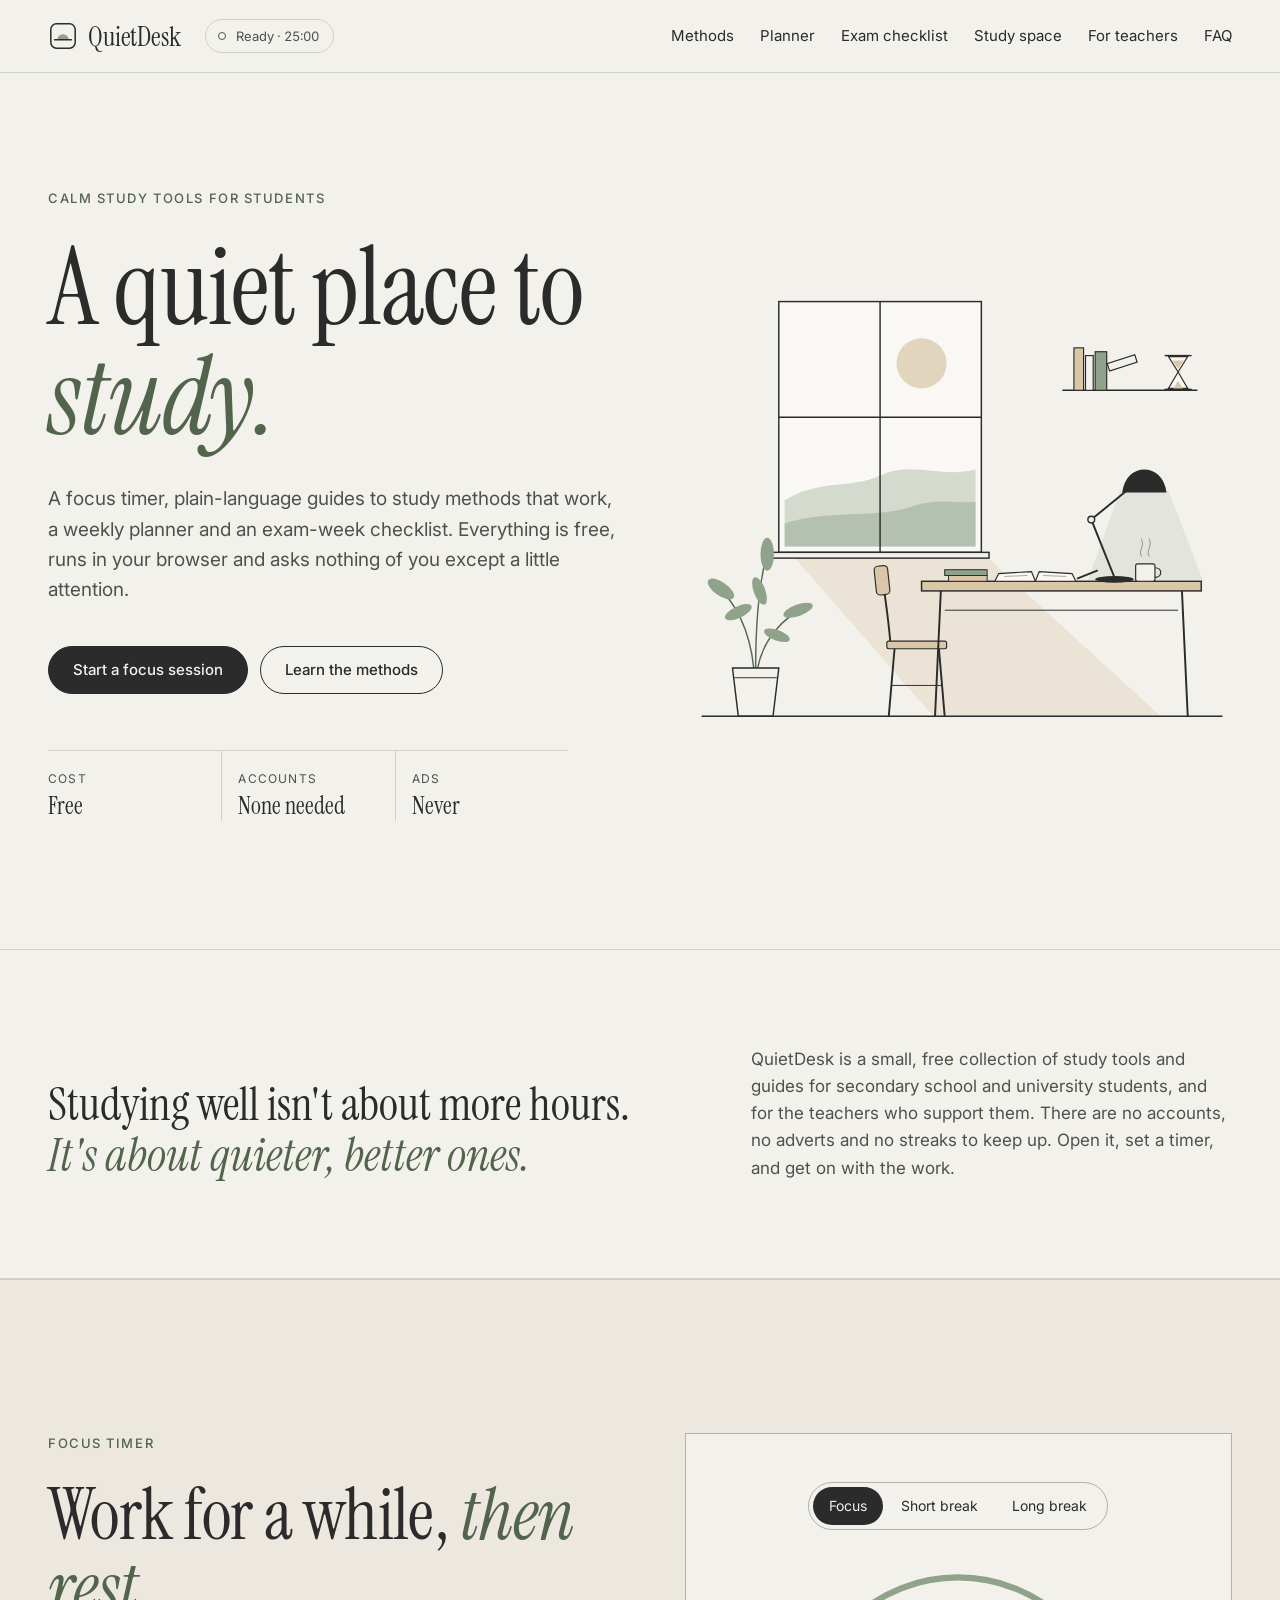
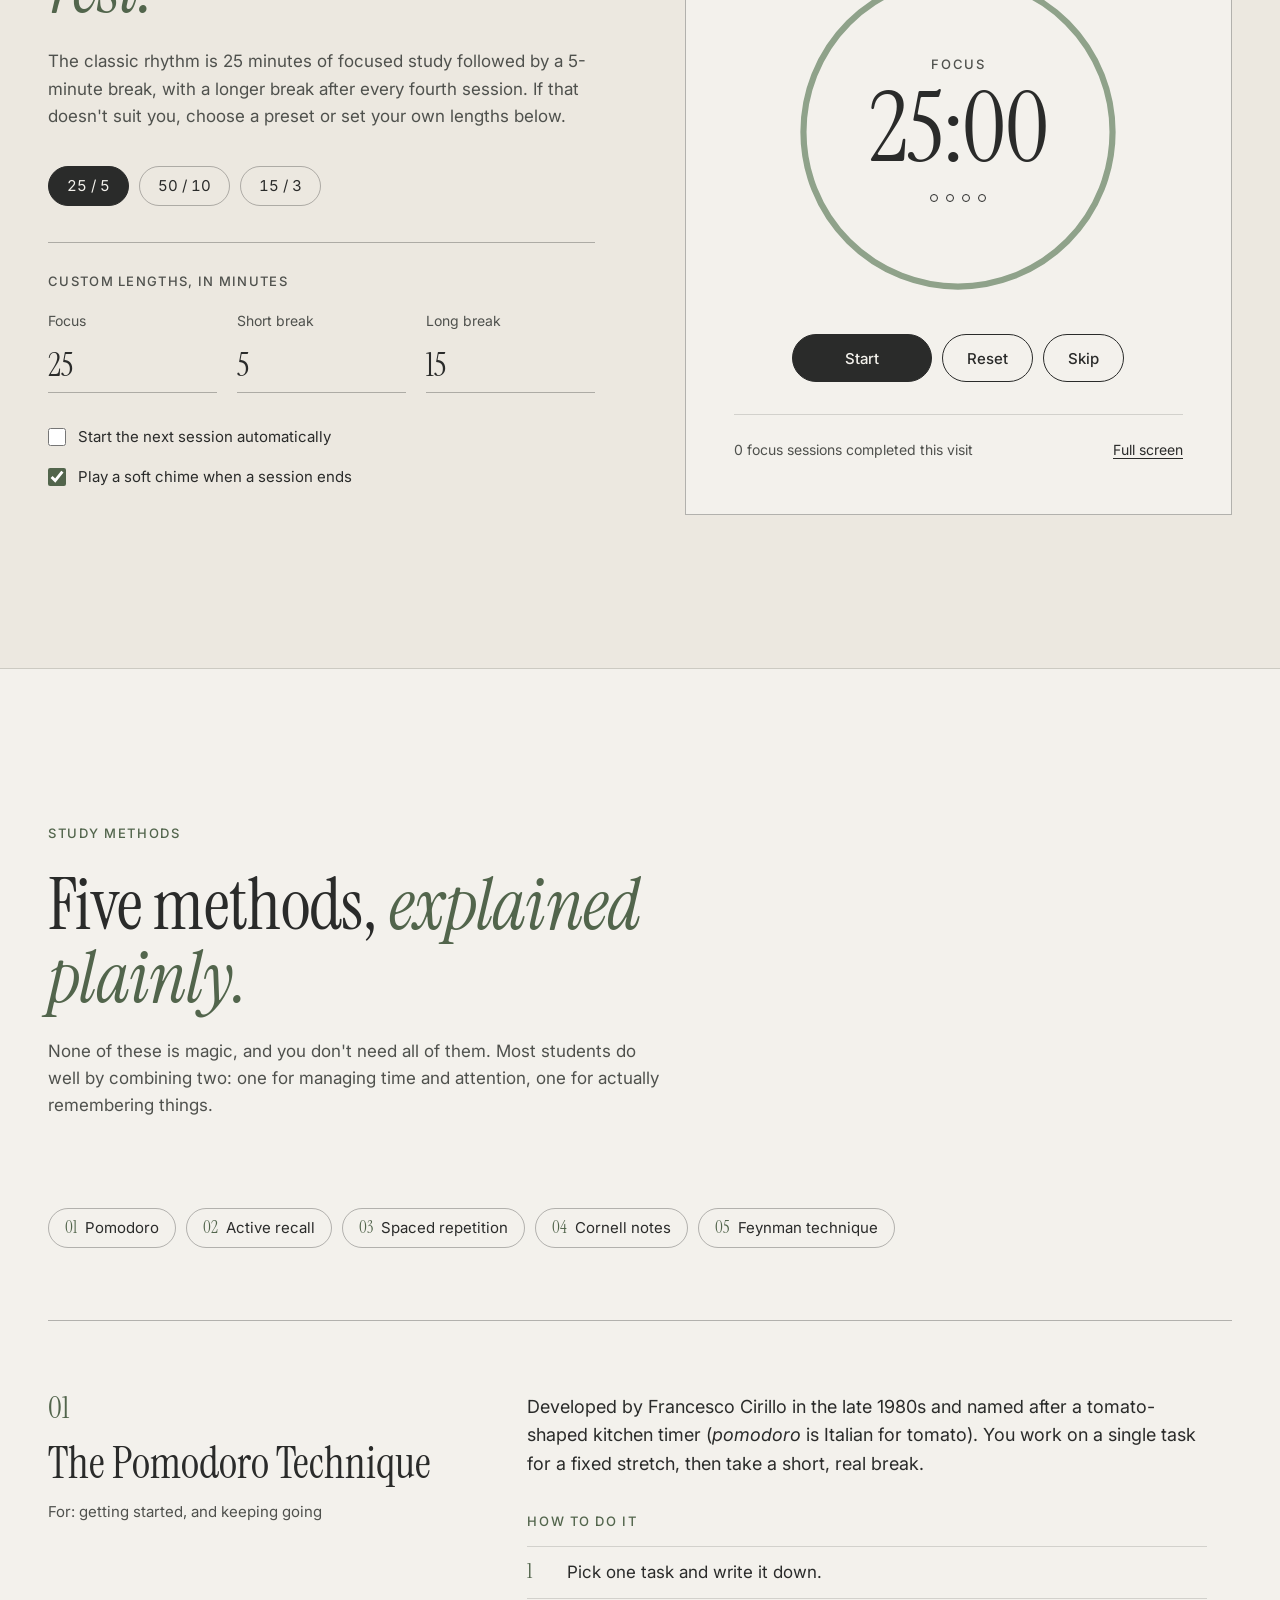
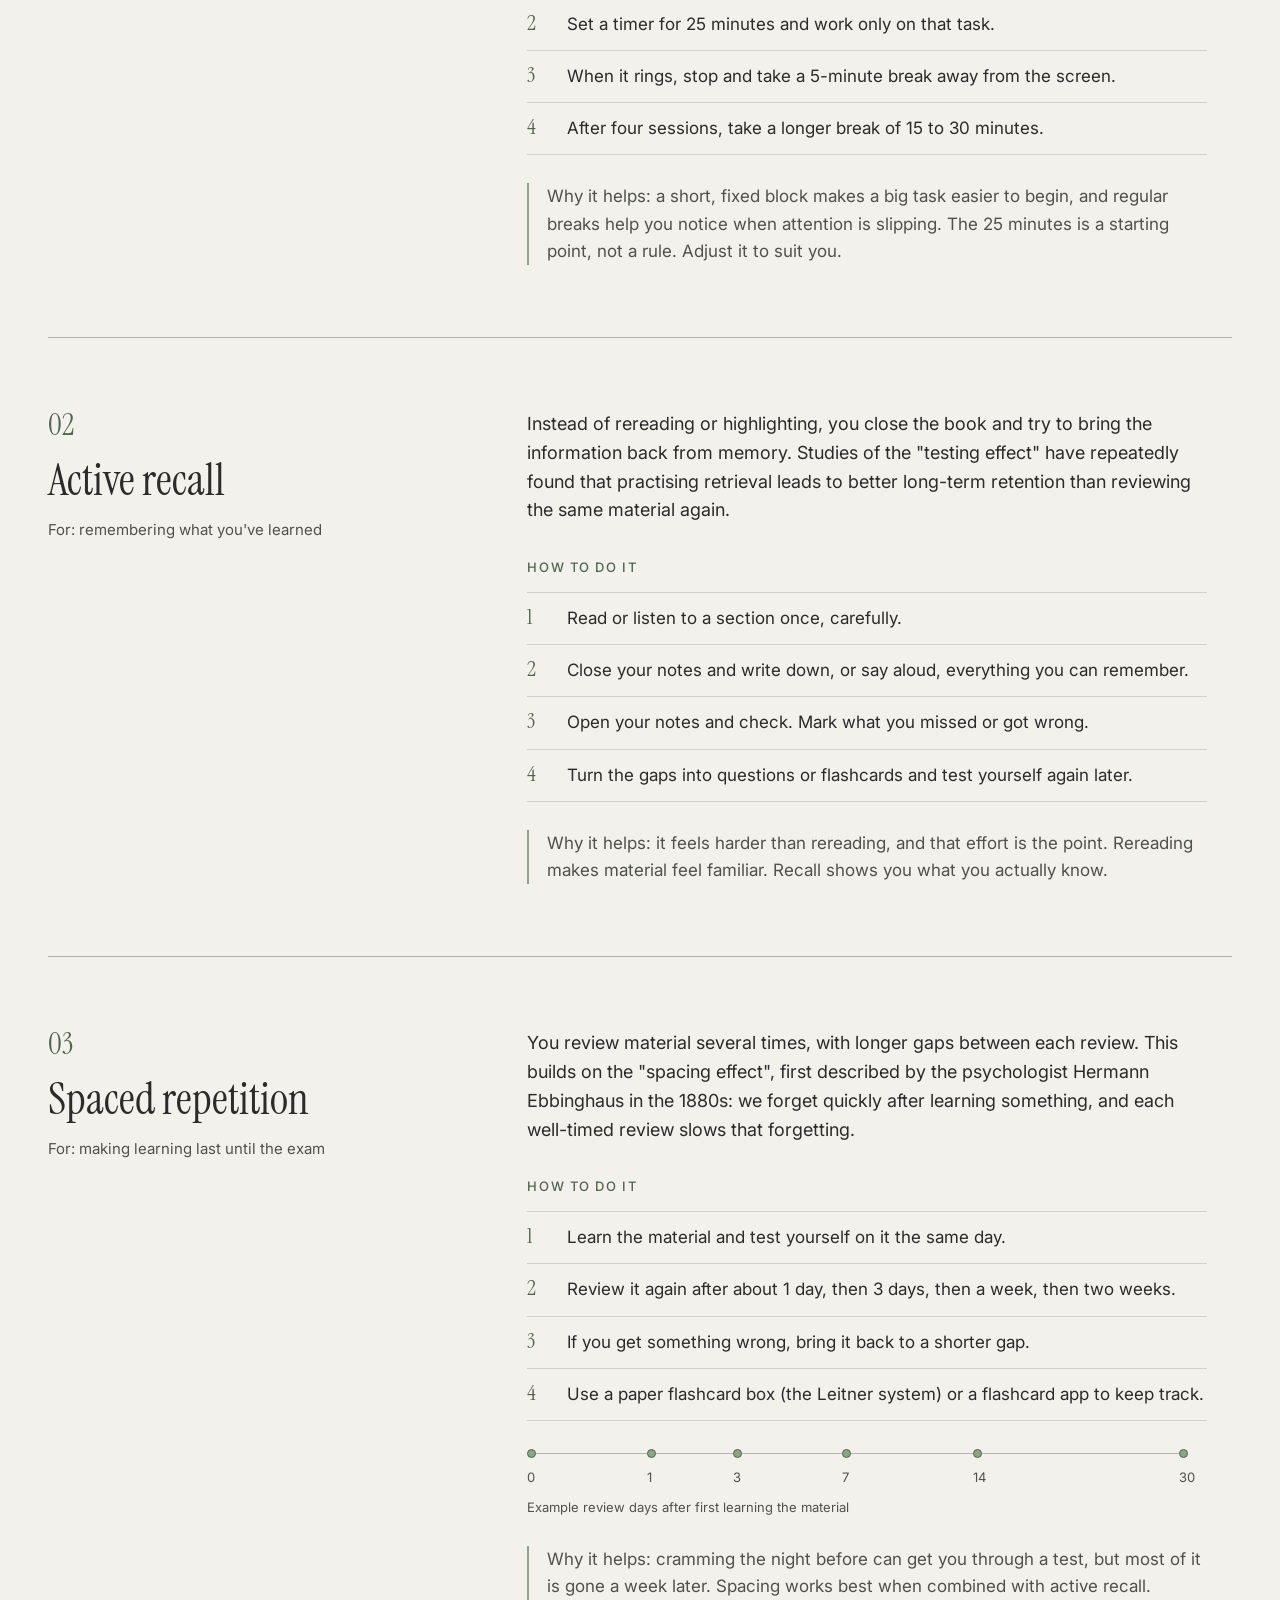
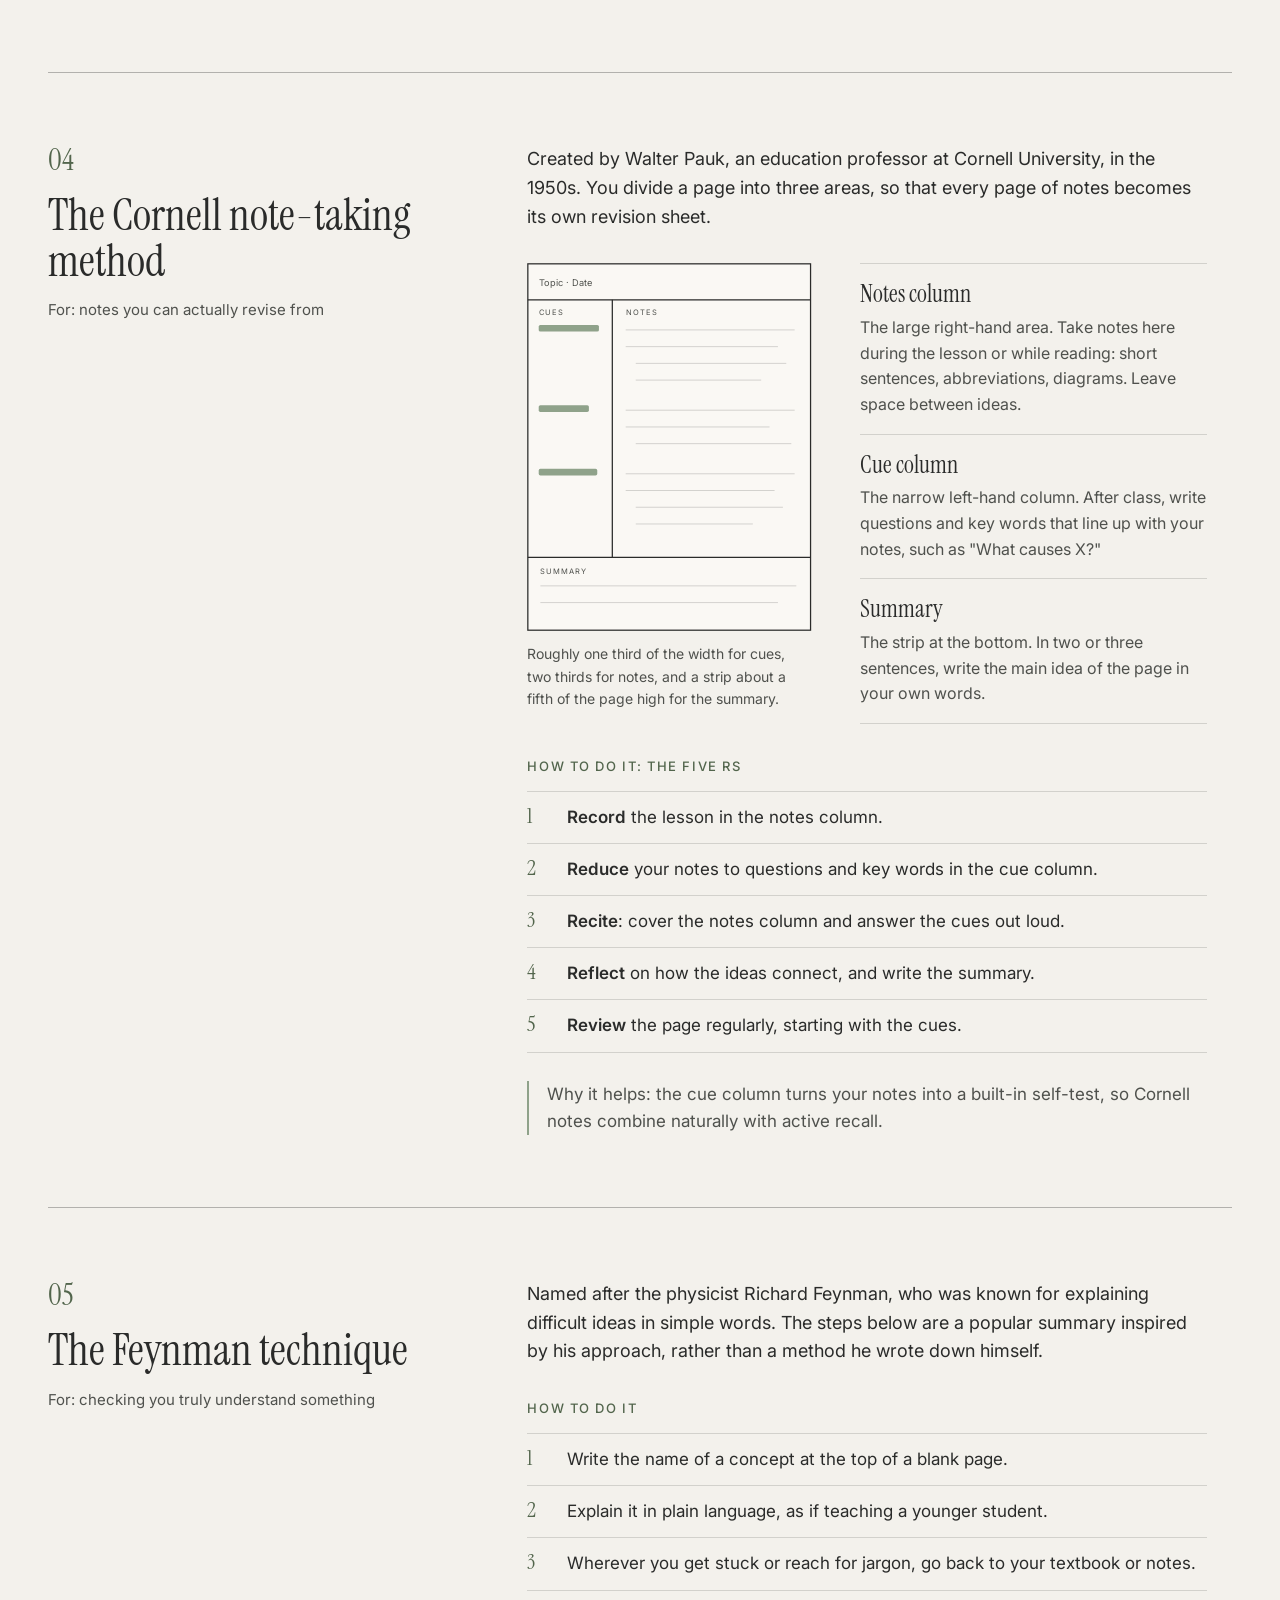
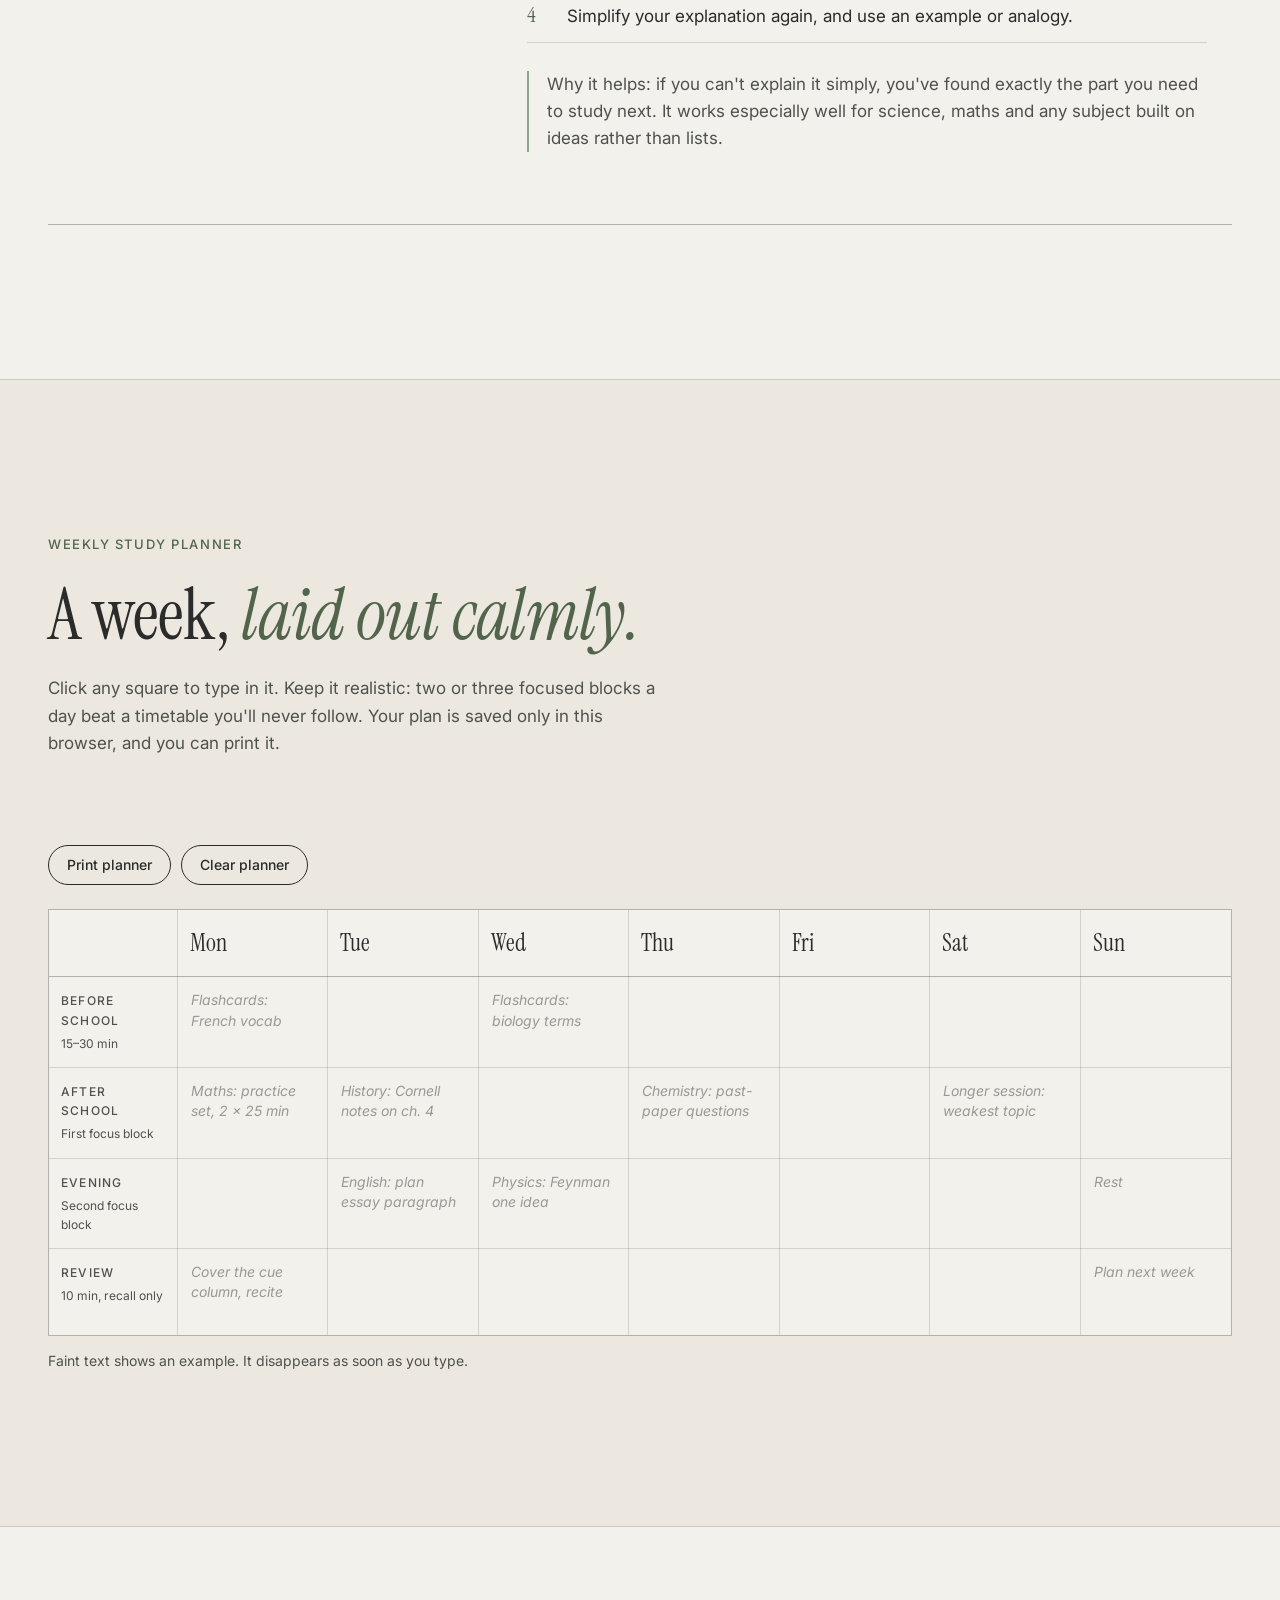
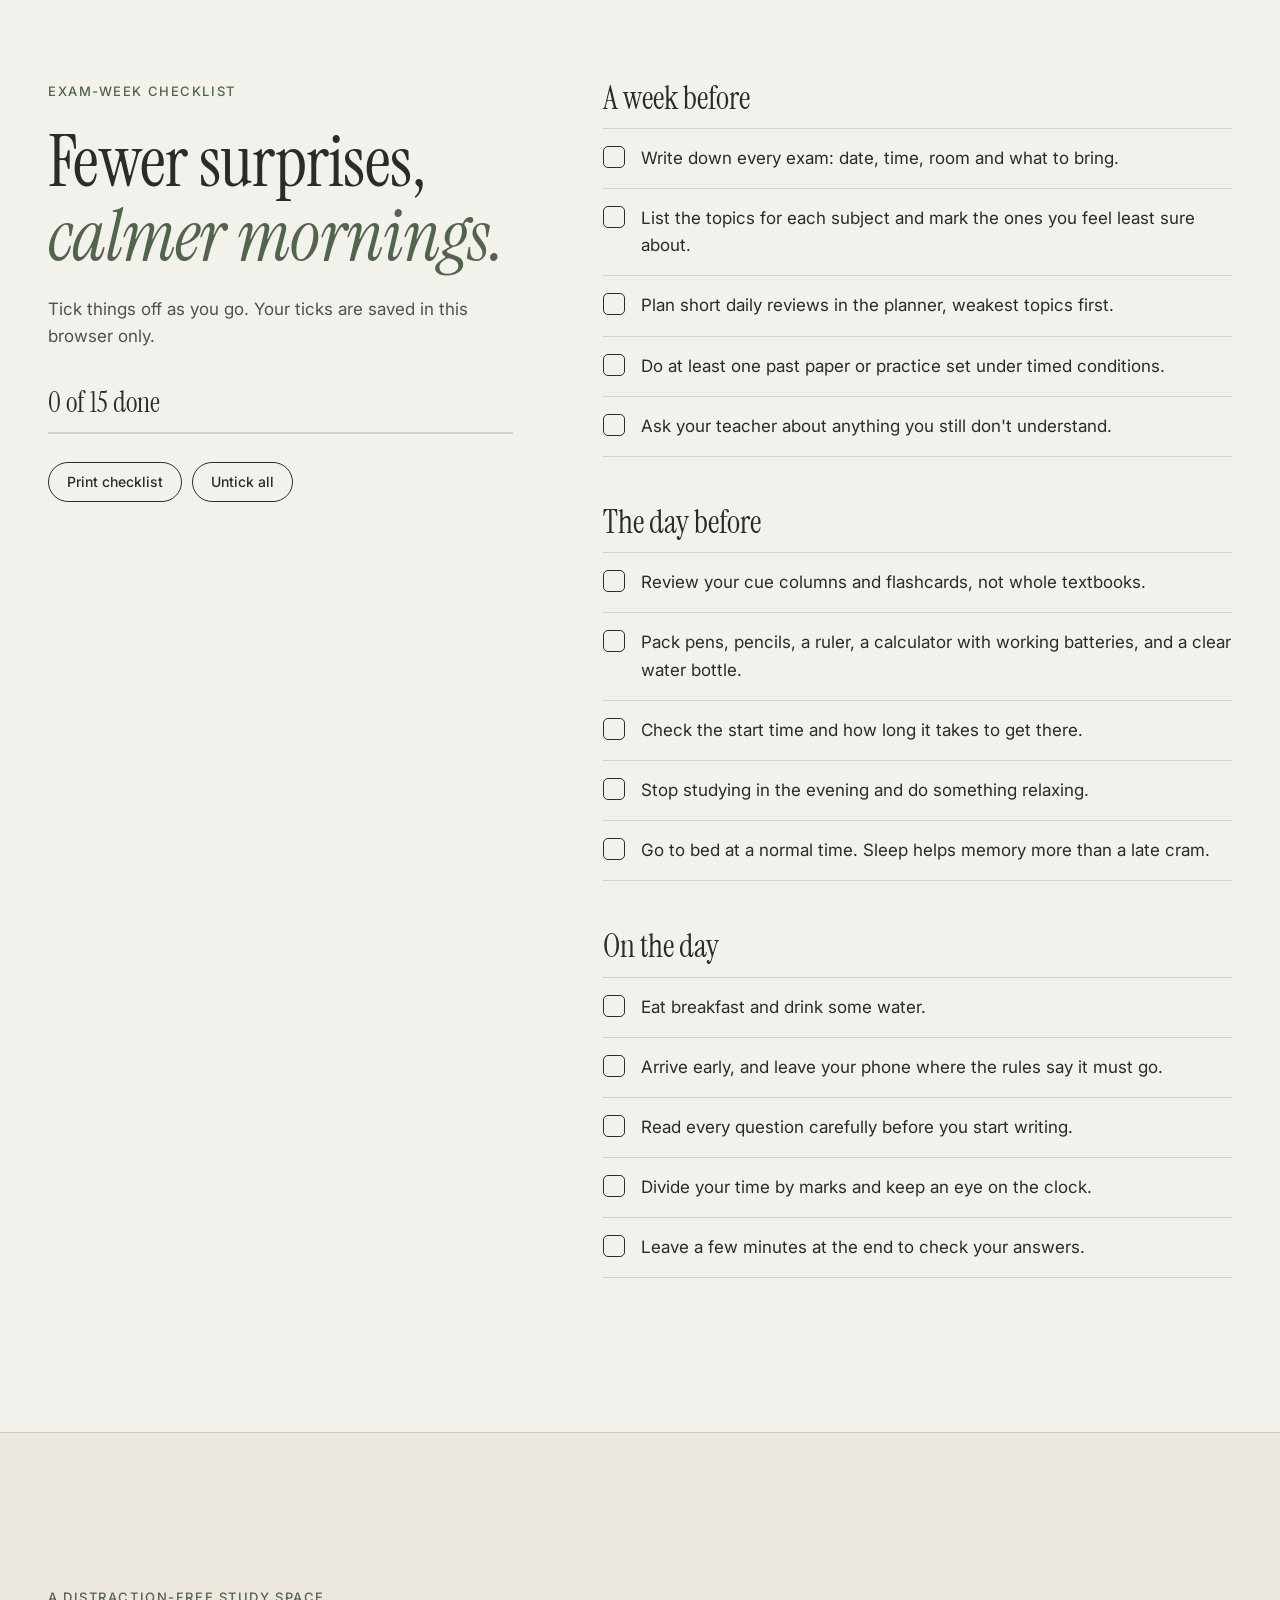
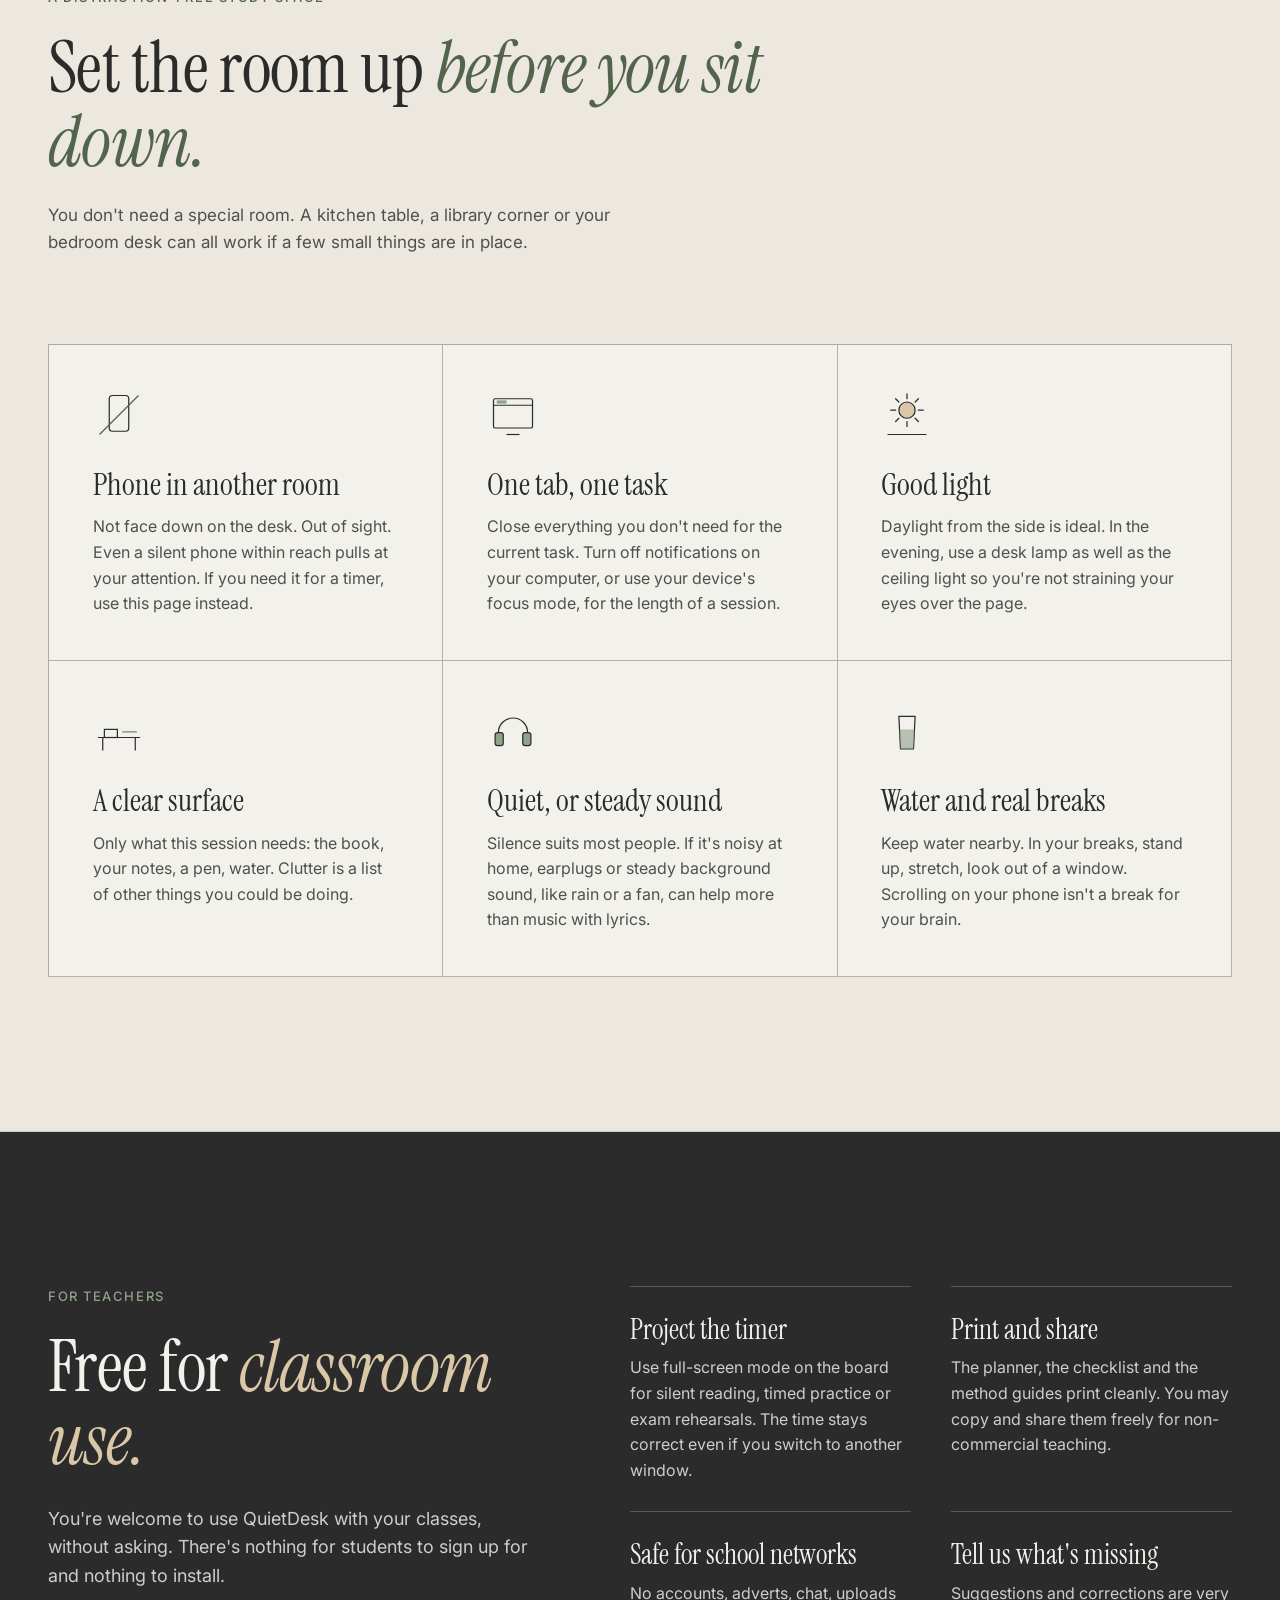
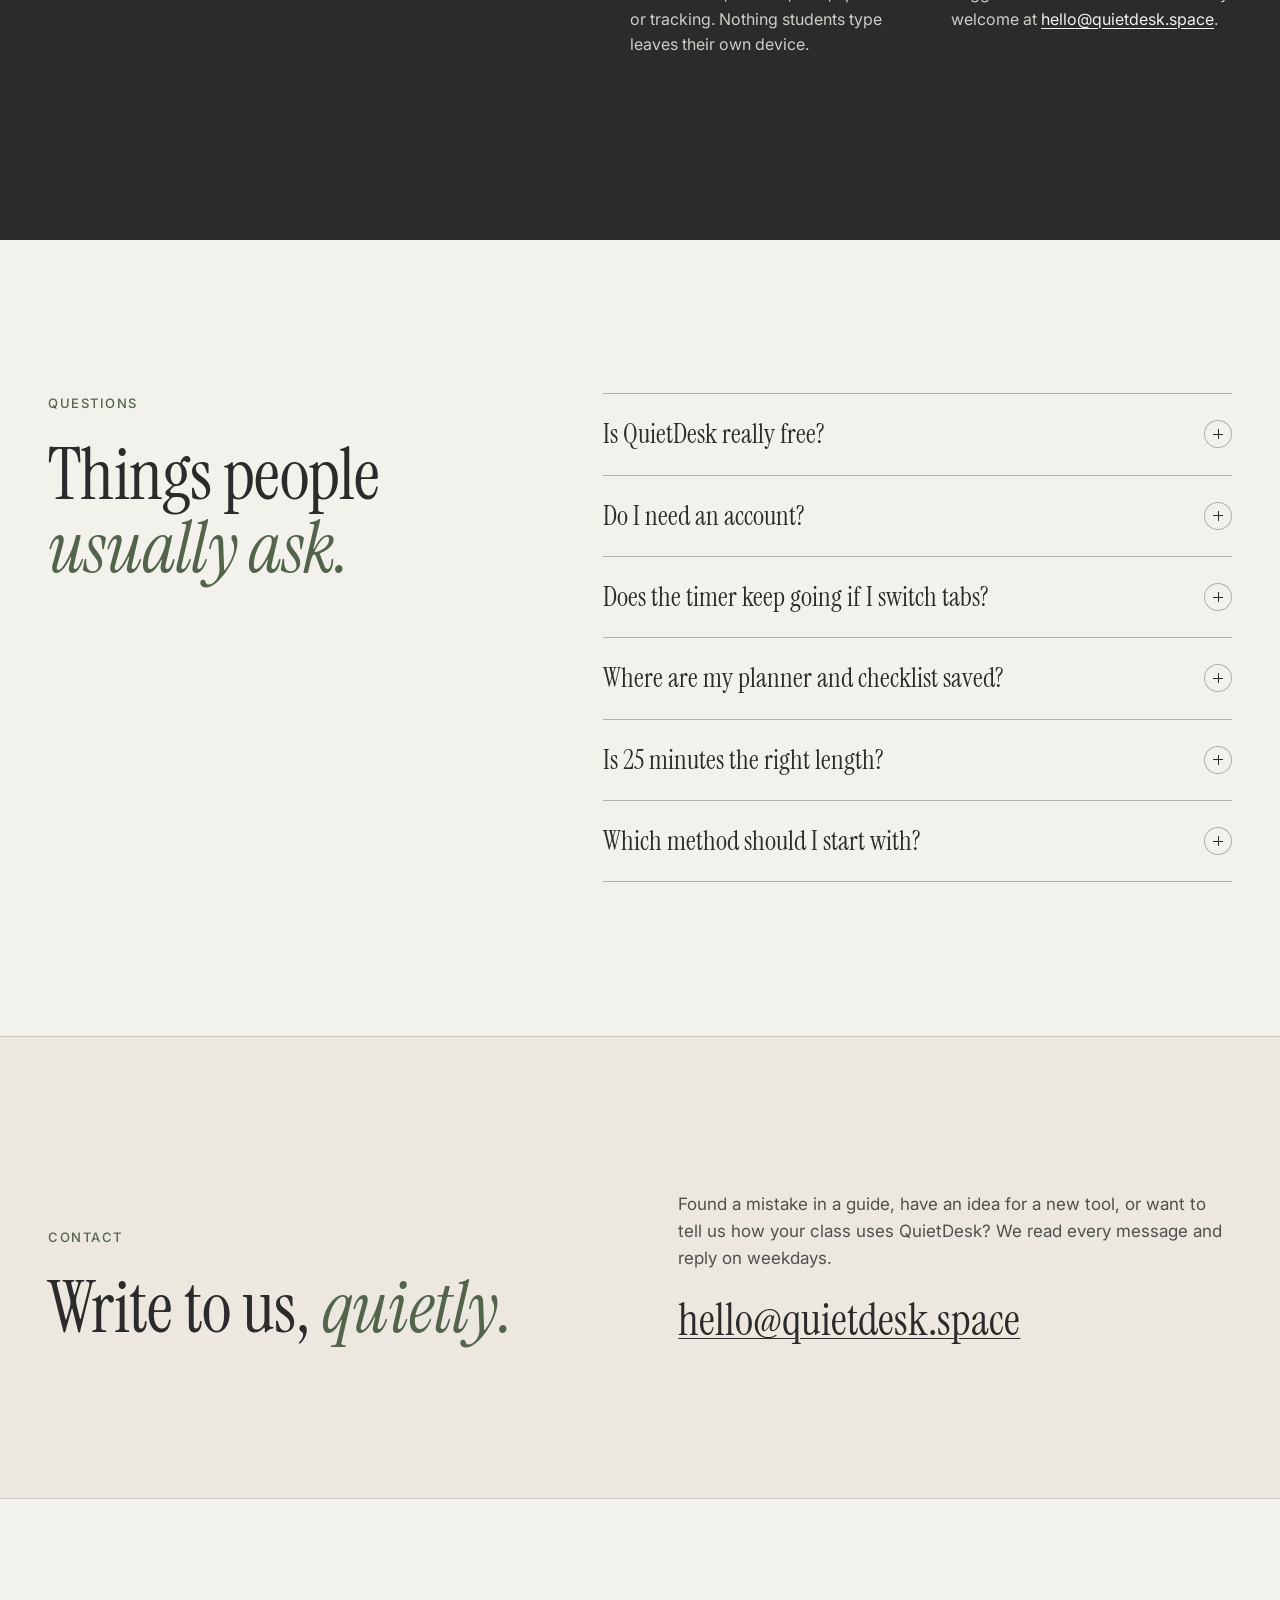
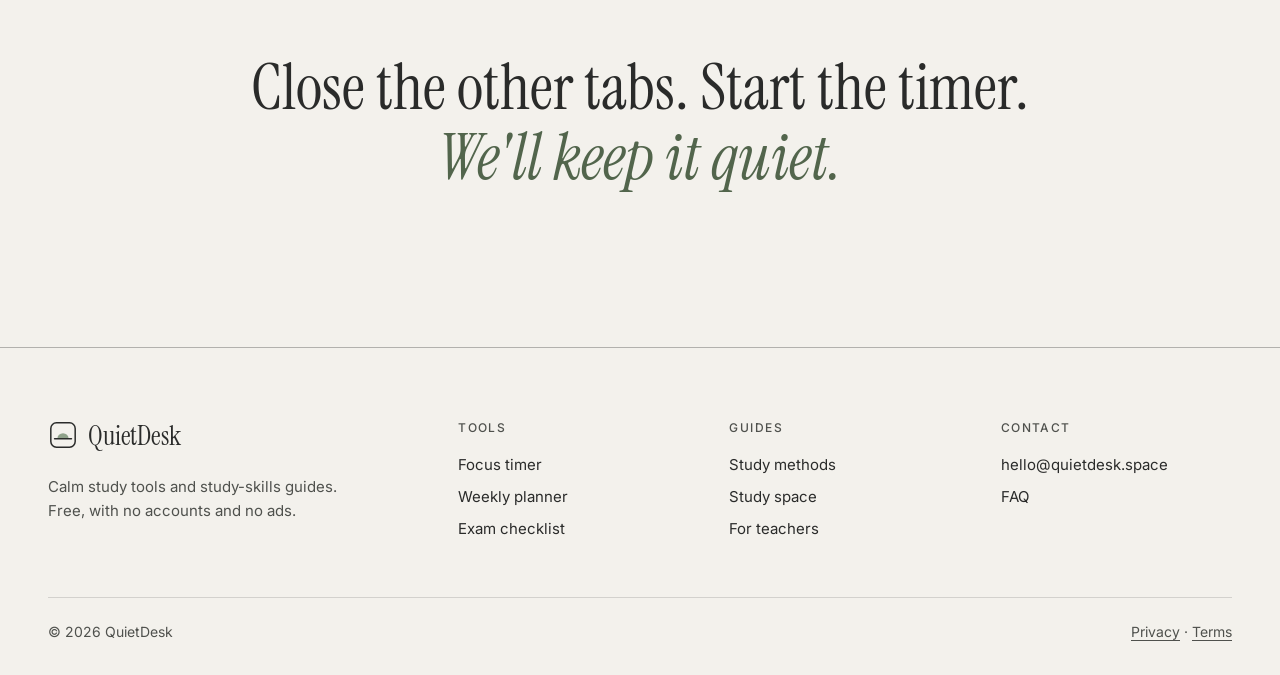
<file: index.html>
<!DOCTYPE html>
<html lang="en">
<head>
  <meta charset="utf-8">
  <meta name="viewport" content="width=device-width, initial-scale=1">
  <title>QuietDesk — Calm study tools and study-skills guides</title>
  <meta name="description" content="QuietDesk is a free, calm set of study tools for students: a focus timer, clear guides to Pomodoro, active recall, spaced repetition, Cornell notes and the Feynman technique, a weekly planner and an exam-week checklist. No accounts, no ads.">
  <meta name="theme-color" content="#F3F1EC">
  <link rel="canonical" href="https://quietdesk.space/">
  <link rel="icon" href="favicon.svg" type="image/svg+xml">

  <meta property="og:type" content="website">
  <meta property="og:site_name" content="QuietDesk">
  <meta property="og:title" content="QuietDesk — A quiet place to study">
  <meta property="og:description" content="A free focus timer, plain-language study-method guides, a weekly planner and an exam-week checklist. No accounts, no ads, no tracking.">
  <meta property="og:url" content="https://quietdesk.space/">
  <meta property="og:image" content="https://quietdesk.space/favicon.svg">
  <meta name="twitter:card" content="summary">

  <link rel="preconnect" href="https://fonts.googleapis.com">
  <link rel="preconnect" href="https://fonts.gstatic.com" crossorigin>
  <link href="https://fonts.googleapis.com/css2?family=Instrument+Serif:ital@0;1&family=Inter:wght@400;500;600&display=swap" rel="stylesheet">
  <link rel="stylesheet" href="style.css">
</head>
<body>
  <a class="skip" href="#main">Skip to content</a>

  <header class="site-header">
    <div class="wrap header-inner">
      <a class="brand" href="index.html" aria-label="QuietDesk home">
        <svg class="brand-mark" viewBox="0 0 64 64" aria-hidden="true">
          <rect x="6" y="6" width="52" height="52" rx="12" fill="none" stroke="currentColor" stroke-width="3.2"/>
          <path d="M20 40a12 12 0 0 1 24 0z" fill="#8FA28A"/>
          <line x1="14" y1="40" x2="50" y2="40" stroke="currentColor" stroke-width="3.2" stroke-linecap="round"/>
        </svg>
        <span class="brand-name">QuietDesk</span>
      </a>

      <a class="status" href="index.html#timer" data-timer-pill>
        <span class="status-dot" aria-hidden="true"></span>
        <span class="status-label"><span class="visually-hidden">Focus timer: </span><span data-pill-text>Ready · 25:00</span></span>
      </a>

      <button class="nav-toggle" type="button" aria-expanded="false" aria-controls="site-nav">
        <span class="nav-toggle-lines" aria-hidden="true"></span>
        <span class="visually-hidden">Menu</span>
      </button>

      <nav class="site-nav" id="site-nav" aria-label="Main">
        <ul>
          <li><a href="index.html#methods">Methods</a></li>
          <li><a href="index.html#planner">Planner</a></li>
          <li><a href="index.html#checklist">Exam checklist</a></li>
          <li><a href="index.html#space">Study space</a></li>
          <li><a href="index.html#teachers">For teachers</a></li>
          <li><a href="index.html#faq">FAQ</a></li>
        </ul>
      </nav>
    </div>
  </header>

  <main id="main">

    <section class="hero">
      <div class="wrap hero-grid">
        <div class="hero-copy">
          <p class="eyebrow">Calm study tools for students</p>
          <h1>A quiet place to <em>study.</em></h1>
          <p class="lede">A focus timer, plain-language guides to study methods that work, a weekly planner and an exam-week checklist. Everything is free, runs in your browser and asks nothing of you except a little attention.</p>
          <div class="hero-actions">
            <a class="btn btn-solid" href="#timer">Start a focus session</a>
            <a class="btn btn-line" href="#methods">Learn the methods</a>
          </div>
          <dl class="hero-facts">
            <div><dt>Cost</dt><dd>Free</dd></div>
            <div><dt>Accounts</dt><dd>None needed</dd></div>
            <div><dt>Ads</dt><dd>Never</dd></div>
          </dl>
        </div>

        <figure class="hero-art" aria-hidden="true">
          <svg viewBox="0 0 560 500" xmlns="http://www.w3.org/2000/svg" role="presentation">
            <defs>
              <clipPath id="pane">
                <rect x="96" y="46" width="198" height="248"/>
              </clipPath>
            </defs>

            <polygon points="96,294 294,294 486,470 250,470" fill="#D9C7A7" opacity=".32"/>

            <rect x="90" y="40" width="210" height="260" fill="#FAF8F4" stroke="#2A2B2A" stroke-width="1.5"/>
            <g clip-path="url(#pane)">
              <circle cx="238" cy="104" r="26" fill="#D9C7A7" opacity=".7"/>
              <path d="M90 250 C130 222 160 236 196 220 C232 204 262 226 300 212 L300 300 L90 300 Z" fill="#8FA28A" opacity=".35"/>
              <path d="M90 272 C140 254 190 266 230 252 C260 242 280 252 300 246 L300 300 L90 300 Z" fill="#8FA28A" opacity=".45"/>
            </g>
            <line x1="195" y1="40" x2="195" y2="300" stroke="#2A2B2A" stroke-width="1.5"/>
            <line x1="90" y1="160" x2="300" y2="160" stroke="#2A2B2A" stroke-width="1.5"/>
            <rect x="82" y="300" width="226" height="6" fill="#F3F1EC" stroke="#2A2B2A" stroke-width="1.5"/>

            <line x1="384" y1="132" x2="524" y2="132" stroke="#2A2B2A" stroke-width="1.5"/>
            <rect x="396" y="88" width="10" height="44" fill="#D9C7A7" stroke="#2A2B2A" stroke-width="1.2"/>
            <rect x="408" y="96" width="8" height="36" fill="#F3F1EC" stroke="#2A2B2A" stroke-width="1.2"/>
            <rect x="418" y="92" width="12" height="40" fill="#8FA28A" stroke="#2A2B2A" stroke-width="1.2"/>
            <rect x="433" y="104" width="30" height="8" transform="rotate(-18 433 112)" fill="#F3F1EC" stroke="#2A2B2A" stroke-width="1.2"/>
            <line x1="490" y1="96" x2="518" y2="96" stroke="#2A2B2A" stroke-width="1.5"/>
            <line x1="490" y1="131" x2="518" y2="131" stroke="#2A2B2A" stroke-width="1.5"/>
            <path d="M494 97 L514 97 L504 113 L514 130 L494 130 L504 113 Z" fill="#FAF8F4" stroke="#2A2B2A" stroke-width="1.2"/>
            <path d="M499 130 L509 130 L504 122 Z" fill="#D9C7A7"/>
            <path d="M498 101 L510 101 L504 110 Z" fill="#D9C7A7"/>

            <g>
              <path d="M64 420 C60 380 44 350 26 336" fill="none" stroke="#56684F" stroke-width="1.5"/>
              <path d="M66 420 C66 372 70 330 78 300" fill="none" stroke="#56684F" stroke-width="1.5"/>
              <path d="M68 420 C74 390 94 368 116 358" fill="none" stroke="#56684F" stroke-width="1.5"/>
              <ellipse cx="30" cy="338" rx="16" ry="7" transform="rotate(35 30 338)" fill="#8FA28A"/>
              <ellipse cx="48" cy="362" rx="15" ry="6" transform="rotate(-25 48 362)" fill="#8FA28A"/>
              <ellipse cx="78" cy="302" rx="7" ry="17" fill="#8FA28A"/>
              <ellipse cx="70" cy="340" rx="6" ry="15" transform="rotate(-20 70 340)" fill="#8FA28A"/>
              <ellipse cx="110" cy="360" rx="16" ry="6" transform="rotate(-20 110 360)" fill="#8FA28A"/>
              <ellipse cx="88" cy="386" rx="14" ry="5.5" transform="rotate(20 88 386)" fill="#8FA28A"/>
            </g>
            <path d="M42 420 L90 420 L84 470 L48 470 Z" fill="#F3F1EC" stroke="#2A2B2A" stroke-width="1.5"/>
            <line x1="44" y1="430" x2="88" y2="430" stroke="#2A2B2A" stroke-width="1"/>

            <path d="M206 398 C204 370 200 344 196 318" fill="none" stroke="#2A2B2A" stroke-width="2"/>
            <rect x="190" y="314" width="14" height="30" rx="4" transform="rotate(-6 197 329)" fill="#D9C7A7" stroke="#2A2B2A" stroke-width="1.2"/>
            <rect x="202" y="392" width="62" height="8" rx="2" fill="#D9C7A7" stroke="#2A2B2A" stroke-width="1.2"/>
            <line x1="210" y1="400" x2="204" y2="470" stroke="#2A2B2A" stroke-width="2"/>
            <line x1="256" y1="400" x2="262" y2="470" stroke="#2A2B2A" stroke-width="2"/>
            <line x1="207" y1="438" x2="259" y2="438" stroke="#2A2B2A" stroke-width="1"/>

            <rect x="238" y="330" width="290" height="10" fill="#D9C7A7" stroke="#2A2B2A" stroke-width="1.5"/>
            <line x1="258" y1="340" x2="252" y2="470" stroke="#2A2B2A" stroke-width="2"/>
            <line x1="508" y1="340" x2="514" y2="470" stroke="#2A2B2A" stroke-width="2"/>
            <line x1="262" y1="360" x2="504" y2="360" stroke="#2A2B2A" stroke-width="1"/>

            <polygon points="444,236 494,236 530,330 410,330" fill="#8FA28A" opacity=".16"/>
            <ellipse cx="438" cy="328" rx="20" ry="3.5" fill="#2A2B2A"/>
            <line x1="438" y1="326" x2="414" y2="266" stroke="#2A2B2A" stroke-width="2"/>
            <line x1="414" y1="266" x2="468" y2="222" stroke="#2A2B2A" stroke-width="2"/>
            <circle cx="414" cy="266" r="3.5" fill="#F3F1EC" stroke="#2A2B2A" stroke-width="1.5"/>
            <path d="M446 238 C448 222 458 214 469 214 C480 214 490 222 492 238 Z" fill="#2A2B2A"/>

            <rect x="262" y="318" width="44" height="6" fill="#8FA28A" stroke="#2A2B2A" stroke-width="1"/>
            <rect x="266" y="324" width="40" height="6" fill="#D9C7A7" stroke="#2A2B2A" stroke-width="1"/>
            <path d="M314 330 L318 322 L352 320 L356 330 Z" fill="#FAF8F4" stroke="#2A2B2A" stroke-width="1.2"/>
            <path d="M356 330 L360 320 L394 322 L398 330 Z" fill="#FAF8F4" stroke="#2A2B2A" stroke-width="1.2"/>
            <line x1="324" y1="325" x2="348" y2="324" stroke="#2A2B2A" stroke-width=".8" opacity=".5"/>
            <line x1="364" y1="324" x2="388" y2="325" stroke="#2A2B2A" stroke-width=".8" opacity=".5"/>
            <line x1="400" y1="327" x2="420" y2="319" stroke="#2A2B2A" stroke-width="2" stroke-linecap="round"/>

            <rect x="460" y="312" width="20" height="18" rx="2" fill="#F3F1EC" stroke="#2A2B2A" stroke-width="1.2"/>
            <path d="M480 316 C488 316 488 326 480 326" fill="none" stroke="#2A2B2A" stroke-width="1.2"/>
            <path class="steam s1" d="M466 304 C462 298 470 294 466 286" fill="none" stroke="#2A2B2A" stroke-width="1" stroke-linecap="round" opacity=".45"/>
            <path class="steam s2" d="M474 304 C470 298 478 294 474 286" fill="none" stroke="#2A2B2A" stroke-width="1" stroke-linecap="round" opacity=".45"/>

            <line x1="10" y1="470" x2="550" y2="470" stroke="#2A2B2A" stroke-width="1.5"/>
          </svg>
        </figure>
      </div>
    </section>

    <section class="band" aria-label="About QuietDesk">
      <div class="wrap band-grid">
        <p class="band-lead">Studying well isn't about more hours. <em>It's about quieter, better ones.</em></p>
        <p class="band-body">QuietDesk is a small, free collection of study tools and guides for secondary school and university students, and for the teachers who support them. There are no accounts, no adverts and no streaks to keep up. Open it, set a timer, and get on with the work.</p>
      </div>
    </section>

    <section class="section section-alt" id="timer" aria-labelledby="timer-title">
      <div class="wrap timer-grid">
        <div class="timer-copy">
          <p class="eyebrow">Focus timer</p>
          <h2 id="timer-title">Work for a while, <em>then rest.</em></h2>
          <p class="section-intro">The classic rhythm is 25 minutes of focused study followed by a 5-minute break, with a longer break after every fourth session. If that doesn't suit you, choose a preset or set your own lengths below.</p>

          <div class="presets" role="group" aria-label="Timer presets">
            <button type="button" class="chip" data-preset="25,5,15" aria-pressed="true">25 / 5</button>
            <button type="button" class="chip" data-preset="50,10,20" aria-pressed="false">50 / 10</button>
            <button type="button" class="chip" data-preset="15,3,10" aria-pressed="false">15 / 3</button>
          </div>

          <fieldset class="timer-settings">
            <legend>Custom lengths, in minutes</legend>
            <div class="settings-row">
              <label class="num-field">
                <span>Focus</span>
                <input type="number" id="len-focus" min="1" max="120" value="25" inputmode="numeric">
              </label>
              <label class="num-field">
                <span>Short break</span>
                <input type="number" id="len-short" min="1" max="30" value="5" inputmode="numeric">
              </label>
              <label class="num-field">
                <span>Long break</span>
                <input type="number" id="len-long" min="1" max="60" value="15" inputmode="numeric">
              </label>
            </div>
            <label class="check">
              <input type="checkbox" id="opt-auto">
              <span>Start the next session automatically</span>
            </label>
            <label class="check">
              <input type="checkbox" id="opt-chime" checked>
              <span>Play a soft chime when a session ends</span>
            </label>
          </fieldset>
        </div>

        <div class="timer-card" id="timer-card">
          <div class="phase-tabs" role="group" aria-label="Session type">
            <button type="button" class="phase-tab" data-phase="focus" aria-pressed="true">Focus</button>
            <button type="button" class="phase-tab" data-phase="short" aria-pressed="false">Short break</button>
            <button type="button" class="phase-tab" data-phase="long" aria-pressed="false">Long break</button>
          </div>

          <div class="dial">
            <svg class="dial-ring" viewBox="0 0 220 220" aria-hidden="true">
              <circle cx="110" cy="110" r="100" fill="none" stroke="rgba(42,43,42,.14)" stroke-width="1.5"/>
              <circle class="dial-progress" cx="110" cy="110" r="100" fill="none" stroke="#8FA28A" stroke-width="4" stroke-linecap="round" transform="rotate(-90 110 110)"/>
            </svg>
            <div class="dial-center">
              <p class="dial-phase" data-phase-label>Focus</p>
              <p class="dial-time" role="timer" aria-live="off" data-time>25:00</p>
              <p class="dial-cycle"><span class="visually-hidden">Sessions in this cycle: </span><span class="cycle-dots" data-cycle aria-hidden="true"><i></i><i></i><i></i><i></i></span><span class="visually-hidden" data-cycle-text>0 of 4</span></p>
            </div>
          </div>

          <div class="timer-controls">
            <button type="button" class="btn btn-solid btn-start" data-action="toggle">Start</button>
            <button type="button" class="btn btn-line" data-action="reset">Reset</button>
            <button type="button" class="btn btn-line" data-action="skip">Skip</button>
          </div>
          <p class="timer-foot">
            <span data-total>0 focus sessions completed this visit</span>
            <button type="button" class="link-btn" data-action="fullscreen">Full screen</button>
          </p>
          <p class="visually-hidden" aria-live="polite" data-announce></p>
        </div>
      </div>
    </section>

    <section class="section" id="methods" aria-labelledby="methods-title">
      <div class="wrap">
        <header class="section-head">
          <p class="eyebrow">Study methods</p>
          <h2 id="methods-title">Five methods, <em>explained plainly.</em></h2>
          <p class="section-intro">None of these is magic, and you don't need all of them. Most students do well by combining two: one for managing time and attention, one for actually remembering things.</p>
        </header>

        <nav class="method-index" aria-label="Methods on this page">
          <a href="#m-pomodoro"><span>01</span> Pomodoro</a>
          <a href="#m-recall"><span>02</span> Active recall</a>
          <a href="#m-spaced"><span>03</span> Spaced repetition</a>
          <a href="#m-cornell"><span>04</span> Cornell notes</a>
          <a href="#m-feynman"><span>05</span> Feynman technique</a>
        </nav>

        <div class="methods">
          <article class="method" id="m-pomodoro">
            <header class="method-head">
              <span class="method-num">01</span>
              <h3>The Pomodoro Technique</h3>
              <p class="method-for">For: getting started, and keeping going</p>
            </header>
            <div class="method-body">
              <p>Developed by Francesco Cirillo in the late 1980s and named after a tomato-shaped kitchen timer (<i lang="it">pomodoro</i> is Italian for tomato). You work on a single task for a fixed stretch, then take a short, real break.</p>
              <h4>How to do it</h4>
              <ol>
                <li>Pick one task and write it down.</li>
                <li>Set a timer for 25 minutes and work only on that task.</li>
                <li>When it rings, stop and take a 5-minute break away from the screen.</li>
                <li>After four sessions, take a longer break of 15 to 30 minutes.</li>
              </ol>
              <p class="method-note">Why it helps: a short, fixed block makes a big task easier to begin, and regular breaks help you notice when attention is slipping. The 25 minutes is a starting point, not a rule. Adjust it to suit you.</p>
            </div>
          </article>

          <article class="method" id="m-recall">
            <header class="method-head">
              <span class="method-num">02</span>
              <h3>Active recall</h3>
              <p class="method-for">For: remembering what you've learned</p>
            </header>
            <div class="method-body">
              <p>Instead of rereading or highlighting, you close the book and try to bring the information back from memory. Studies of the "testing effect" have repeatedly found that practising retrieval leads to better long-term retention than reviewing the same material again.</p>
              <h4>How to do it</h4>
              <ol>
                <li>Read or listen to a section once, carefully.</li>
                <li>Close your notes and write down, or say aloud, everything you can remember.</li>
                <li>Open your notes and check. Mark what you missed or got wrong.</li>
                <li>Turn the gaps into questions or flashcards and test yourself again later.</li>
              </ol>
              <p class="method-note">Why it helps: it feels harder than rereading, and that effort is the point. Rereading makes material feel familiar. Recall shows you what you actually know.</p>
            </div>
          </article>

          <article class="method" id="m-spaced">
            <header class="method-head">
              <span class="method-num">03</span>
              <h3>Spaced repetition</h3>
              <p class="method-for">For: making learning last until the exam</p>
            </header>
            <div class="method-body">
              <p>You review material several times, with longer gaps between each review. This builds on the "spacing effect", first described by the psychologist Hermann Ebbinghaus in the 1880s: we forget quickly after learning something, and each well-timed review slows that forgetting.</p>
              <h4>How to do it</h4>
              <ol>
                <li>Learn the material and test yourself on it the same day.</li>
                <li>Review it again after about 1 day, then 3 days, then a week, then two weeks.</li>
                <li>If you get something wrong, bring it back to a shorter gap.</li>
                <li>Use a paper flashcard box (the Leitner system) or a flashcard app to keep track.</li>
              </ol>
              <div class="spacing" role="img" aria-label="Example review schedule: day 0, then days 1, 3, 7, 14 and 30">
                <span style="--x:0.000">0</span>
                <span style="--x:0.183">1</span>
                <span style="--x:0.316">3</span>
                <span style="--x:0.483">7</span>
                <span style="--x:0.683">14</span>
                <span style="--x:1.000">30</span>
              </div>
              <p class="spacing-caption">Example review days after first learning the material</p>
              <p class="method-note">Why it helps: cramming the night before can get you through a test, but most of it is gone a week later. Spacing works best when combined with active recall.</p>
            </div>
          </article>

          <article class="method method-wide" id="m-cornell">
            <header class="method-head">
              <span class="method-num">04</span>
              <h3>The Cornell note-taking method</h3>
              <p class="method-for">For: notes you can actually revise from</p>
            </header>
            <div class="method-body">
              <p>Created by Walter Pauk, an education professor at Cornell University, in the 1950s. You divide a page into three areas, so that every page of notes becomes its own revision sheet.</p>
              <div class="cornell">
                <figure class="cornell-figure">
                  <svg viewBox="0 0 340 440" role="img" aria-labelledby="cornell-title cornell-desc">
                    <title id="cornell-title">Cornell notes page layout</title>
                    <desc id="cornell-desc">A page with a title strip at the top, a narrow cue column on the left, a wide notes column on the right and a summary area across the bottom.</desc>
                    <rect x="1" y="1" width="338" height="438" fill="#FAF8F4" stroke="#2A2B2A" stroke-width="1.5"/>
                    <line x1="1" y1="44" x2="339" y2="44" stroke="#2A2B2A" stroke-width="1.5"/>
                    <line x1="102" y1="44" x2="102" y2="352" stroke="#2A2B2A" stroke-width="1.5"/>
                    <line x1="1" y1="352" x2="339" y2="352" stroke="#2A2B2A" stroke-width="1.5"/>
                    <text x="14" y="28" font-family="Inter, sans-serif" font-size="11" fill="#4F514D">Topic · Date</text>
                    <text x="14" y="62" font-family="Inter, sans-serif" font-size="9" letter-spacing="1.2" fill="#4F514D">CUES</text>
                    <text x="118" y="62" font-family="Inter, sans-serif" font-size="9" letter-spacing="1.2" fill="#4F514D">NOTES</text>
                    <text x="16" y="372" font-family="Inter, sans-serif" font-size="9" letter-spacing="1.2" fill="#4F514D">SUMMARY</text>
                    <g stroke="#2A2B2A" stroke-width="1" opacity=".22">
                      <line x1="118" y1="80" x2="320" y2="80"/><line x1="118" y1="100" x2="300" y2="100"/>
                      <line x1="130" y1="120" x2="310" y2="120"/><line x1="130" y1="140" x2="280" y2="140"/>
                      <line x1="118" y1="176" x2="320" y2="176"/><line x1="118" y1="196" x2="290" y2="196"/>
                      <line x1="130" y1="216" x2="316" y2="216"/><line x1="118" y1="252" x2="320" y2="252"/>
                      <line x1="118" y1="272" x2="296" y2="272"/><line x1="130" y1="292" x2="306" y2="292"/>
                      <line x1="130" y1="312" x2="270" y2="312"/>
                      <line x1="16" y1="386" x2="322" y2="386"/><line x1="16" y1="406" x2="300" y2="406"/>
                    </g>
                    <g fill="#8FA28A">
                      <rect x="14" y="74" width="72" height="8" rx="2"/>
                      <rect x="14" y="170" width="60" height="8" rx="2"/>
                      <rect x="14" y="246" width="70" height="8" rx="2"/>
                    </g>
                  </svg>
                  <figcaption>Roughly one third of the width for cues, two thirds for notes, and a strip about a fifth of the page high for the summary.</figcaption>
                </figure>
                <dl class="cornell-key">
                  <div>
                    <dt>Notes column</dt>
                    <dd>The large right-hand area. Take notes here during the lesson or while reading: short sentences, abbreviations, diagrams. Leave space between ideas.</dd>
                  </div>
                  <div>
                    <dt>Cue column</dt>
                    <dd>The narrow left-hand column. After class, write questions and key words that line up with your notes, such as "What causes X?"</dd>
                  </div>
                  <div>
                    <dt>Summary</dt>
                    <dd>The strip at the bottom. In two or three sentences, write the main idea of the page in your own words.</dd>
                  </div>
                </dl>
              </div>
              <h4>How to do it: the five Rs</h4>
              <ol>
                <li><strong>Record</strong> the lesson in the notes column.</li>
                <li><strong>Reduce</strong> your notes to questions and key words in the cue column.</li>
                <li><strong>Recite</strong>: cover the notes column and answer the cues out loud.</li>
                <li><strong>Reflect</strong> on how the ideas connect, and write the summary.</li>
                <li><strong>Review</strong> the page regularly, starting with the cues.</li>
              </ol>
              <p class="method-note">Why it helps: the cue column turns your notes into a built-in self-test, so Cornell notes combine naturally with active recall.</p>
            </div>
          </article>

          <article class="method" id="m-feynman">
            <header class="method-head">
              <span class="method-num">05</span>
              <h3>The Feynman technique</h3>
              <p class="method-for">For: checking you truly understand something</p>
            </header>
            <div class="method-body">
              <p>Named after the physicist Richard Feynman, who was known for explaining difficult ideas in simple words. The steps below are a popular summary inspired by his approach, rather than a method he wrote down himself.</p>
              <h4>How to do it</h4>
              <ol>
                <li>Write the name of a concept at the top of a blank page.</li>
                <li>Explain it in plain language, as if teaching a younger student.</li>
                <li>Wherever you get stuck or reach for jargon, go back to your textbook or notes.</li>
                <li>Simplify your explanation again, and use an example or analogy.</li>
              </ol>
              <p class="method-note">Why it helps: if you can't explain it simply, you've found exactly the part you need to study next. It works especially well for science, maths and any subject built on ideas rather than lists.</p>
            </div>
          </article>
        </div>
      </div>
    </section>

    <section class="section section-alt" id="planner" aria-labelledby="planner-title">
      <div class="wrap">
        <header class="section-head">
          <p class="eyebrow">Weekly study planner</p>
          <h2 id="planner-title">A week, <em>laid out calmly.</em></h2>
          <p class="section-intro">Click any square to type in it. Keep it realistic: two or three focused blocks a day beat a timetable you'll never follow. Your plan is saved only in this browser, and you can print it.</p>
        </header>

        <div class="planner-tools">
          <button type="button" class="btn btn-line btn-small" data-print="planner">Print planner</button>
          <button type="button" class="btn btn-line btn-small" data-clear="planner">Clear planner</button>
        </div>

        <div class="planner-scroll" tabindex="0" role="region" aria-label="Weekly planner, scrolls sideways on small screens">
          <table class="planner" id="planner-table">
            <caption class="visually-hidden">Weekly study planner. Each cell is editable.</caption>
            <thead>
              <tr>
                <th scope="col"><span class="visually-hidden">Time of day</span></th>
                <th scope="col">Mon</th>
                <th scope="col">Tue</th>
                <th scope="col">Wed</th>
                <th scope="col">Thu</th>
                <th scope="col">Fri</th>
                <th scope="col">Sat</th>
                <th scope="col">Sun</th>
              </tr>
            </thead>
            <tbody>
              <tr>
                <th scope="row">Before school<small>15–30 min</small></th>
                <td><div class="cell" contenteditable="true" role="textbox" aria-multiline="true" aria-label="Mon, before school" data-cell="r0d0" data-placeholder="Flashcards: French vocab"></div></td>
                <td><div class="cell" contenteditable="true" role="textbox" aria-multiline="true" aria-label="Tue, before school" data-cell="r0d1"></div></td>
                <td><div class="cell" contenteditable="true" role="textbox" aria-multiline="true" aria-label="Wed, before school" data-cell="r0d2" data-placeholder="Flashcards: biology terms"></div></td>
                <td><div class="cell" contenteditable="true" role="textbox" aria-multiline="true" aria-label="Thu, before school" data-cell="r0d3"></div></td>
                <td><div class="cell" contenteditable="true" role="textbox" aria-multiline="true" aria-label="Fri, before school" data-cell="r0d4"></div></td>
                <td><div class="cell" contenteditable="true" role="textbox" aria-multiline="true" aria-label="Sat, before school" data-cell="r0d5"></div></td>
                <td><div class="cell" contenteditable="true" role="textbox" aria-multiline="true" aria-label="Sun, before school" data-cell="r0d6"></div></td>
              </tr>
              <tr>
                <th scope="row">After school<small>First focus block</small></th>
                <td><div class="cell" contenteditable="true" role="textbox" aria-multiline="true" aria-label="Mon, after school" data-cell="r1d0" data-placeholder="Maths: practice set, 2 × 25 min"></div></td>
                <td><div class="cell" contenteditable="true" role="textbox" aria-multiline="true" aria-label="Tue, after school" data-cell="r1d1" data-placeholder="History: Cornell notes on ch. 4"></div></td>
                <td><div class="cell" contenteditable="true" role="textbox" aria-multiline="true" aria-label="Wed, after school" data-cell="r1d2"></div></td>
                <td><div class="cell" contenteditable="true" role="textbox" aria-multiline="true" aria-label="Thu, after school" data-cell="r1d3" data-placeholder="Chemistry: past-paper questions"></div></td>
                <td><div class="cell" contenteditable="true" role="textbox" aria-multiline="true" aria-label="Fri, after school" data-cell="r1d4"></div></td>
                <td><div class="cell" contenteditable="true" role="textbox" aria-multiline="true" aria-label="Sat, after school" data-cell="r1d5" data-placeholder="Longer session: weakest topic"></div></td>
                <td><div class="cell" contenteditable="true" role="textbox" aria-multiline="true" aria-label="Sun, after school" data-cell="r1d6"></div></td>
              </tr>
              <tr>
                <th scope="row">Evening<small>Second focus block</small></th>
                <td><div class="cell" contenteditable="true" role="textbox" aria-multiline="true" aria-label="Mon, evening" data-cell="r2d0"></div></td>
                <td><div class="cell" contenteditable="true" role="textbox" aria-multiline="true" aria-label="Tue, evening" data-cell="r2d1" data-placeholder="English: plan essay paragraph"></div></td>
                <td><div class="cell" contenteditable="true" role="textbox" aria-multiline="true" aria-label="Wed, evening" data-cell="r2d2" data-placeholder="Physics: Feynman one idea"></div></td>
                <td><div class="cell" contenteditable="true" role="textbox" aria-multiline="true" aria-label="Thu, evening" data-cell="r2d3"></div></td>
                <td><div class="cell" contenteditable="true" role="textbox" aria-multiline="true" aria-label="Fri, evening" data-cell="r2d4"></div></td>
                <td><div class="cell" contenteditable="true" role="textbox" aria-multiline="true" aria-label="Sat, evening" data-cell="r2d5"></div></td>
                <td><div class="cell" contenteditable="true" role="textbox" aria-multiline="true" aria-label="Sun, evening" data-cell="r2d6" data-placeholder="Rest"></div></td>
              </tr>
              <tr>
                <th scope="row">Review<small>10 min, recall only</small></th>
                <td><div class="cell" contenteditable="true" role="textbox" aria-multiline="true" aria-label="Mon, review" data-cell="r3d0" data-placeholder="Cover the cue column, recite"></div></td>
                <td><div class="cell" contenteditable="true" role="textbox" aria-multiline="true" aria-label="Tue, review" data-cell="r3d1"></div></td>
                <td><div class="cell" contenteditable="true" role="textbox" aria-multiline="true" aria-label="Wed, review" data-cell="r3d2"></div></td>
                <td><div class="cell" contenteditable="true" role="textbox" aria-multiline="true" aria-label="Thu, review" data-cell="r3d3"></div></td>
                <td><div class="cell" contenteditable="true" role="textbox" aria-multiline="true" aria-label="Fri, review" data-cell="r3d4"></div></td>
                <td><div class="cell" contenteditable="true" role="textbox" aria-multiline="true" aria-label="Sat, review" data-cell="r3d5"></div></td>
                <td><div class="cell" contenteditable="true" role="textbox" aria-multiline="true" aria-label="Sun, review" data-cell="r3d6" data-placeholder="Plan next week"></div></td>
              </tr>
            </tbody>
          </table>
        </div>
        <p class="planner-hint">Faint text shows an example. It disappears as soon as you type.</p>
      </div>
    </section>

    <section class="section" id="checklist" aria-labelledby="checklist-title">
      <div class="wrap checklist-grid">
        <header class="section-head checklist-head">
          <p class="eyebrow">Exam-week checklist</p>
          <h2 id="checklist-title">Fewer surprises, <em>calmer mornings.</em></h2>
          <p class="section-intro">Tick things off as you go. Your ticks are saved in this browser only.</p>
          <div class="progress" aria-live="polite">
            <p class="progress-text"><span data-done>0</span> of <span data-total-items>0</span> done</p>
            <div class="progress-bar" aria-hidden="true"><span data-bar></span></div>
          </div>
          <div class="planner-tools">
            <button type="button" class="btn btn-line btn-small" data-print="checklist">Print checklist</button>
            <button type="button" class="btn btn-line btn-small" data-clear="checklist">Untick all</button>
          </div>
        </header>

        <div class="checklist" id="exam-checklist">
          <fieldset>
            <legend>A week before</legend>
            <label class="tick"><input type="checkbox" data-key="w1"><span>Write down every exam: date, time, room and what to bring.</span></label>
            <label class="tick"><input type="checkbox" data-key="w2"><span>List the topics for each subject and mark the ones you feel least sure about.</span></label>
            <label class="tick"><input type="checkbox" data-key="w3"><span>Plan short daily reviews in the planner, weakest topics first.</span></label>
            <label class="tick"><input type="checkbox" data-key="w4"><span>Do at least one past paper or practice set under timed conditions.</span></label>
            <label class="tick"><input type="checkbox" data-key="w5"><span>Ask your teacher about anything you still don't understand.</span></label>
          </fieldset>
          <fieldset>
            <legend>The day before</legend>
            <label class="tick"><input type="checkbox" data-key="d1"><span>Review your cue columns and flashcards, not whole textbooks.</span></label>
            <label class="tick"><input type="checkbox" data-key="d2"><span>Pack pens, pencils, a ruler, a calculator with working batteries, and a clear water bottle.</span></label>
            <label class="tick"><input type="checkbox" data-key="d3"><span>Check the start time and how long it takes to get there.</span></label>
            <label class="tick"><input type="checkbox" data-key="d4"><span>Stop studying in the evening and do something relaxing.</span></label>
            <label class="tick"><input type="checkbox" data-key="d5"><span>Go to bed at a normal time. Sleep helps memory more than a late cram.</span></label>
          </fieldset>
          <fieldset>
            <legend>On the day</legend>
            <label class="tick"><input type="checkbox" data-key="e1"><span>Eat breakfast and drink some water.</span></label>
            <label class="tick"><input type="checkbox" data-key="e2"><span>Arrive early, and leave your phone where the rules say it must go.</span></label>
            <label class="tick"><input type="checkbox" data-key="e3"><span>Read every question carefully before you start writing.</span></label>
            <label class="tick"><input type="checkbox" data-key="e4"><span>Divide your time by marks and keep an eye on the clock.</span></label>
            <label class="tick"><input type="checkbox" data-key="e5"><span>Leave a few minutes at the end to check your answers.</span></label>
          </fieldset>
        </div>
      </div>
    </section>

    <section class="section section-alt" id="space" aria-labelledby="space-title">
      <div class="wrap">
        <header class="section-head">
          <p class="eyebrow">A distraction-free study space</p>
          <h2 id="space-title">Set the room up <em>before you sit down.</em></h2>
          <p class="section-intro">You don't need a special room. A kitchen table, a library corner or your bedroom desk can all work if a few small things are in place.</p>
        </header>

        <div class="tips">
          <article class="tip">
            <svg class="tip-icon" viewBox="0 0 64 64" aria-hidden="true">
              <rect x="20" y="8" width="24" height="44" rx="4" fill="none" stroke="currentColor" stroke-width="1.5"/>
              <line x1="8" y1="56" x2="56" y2="8" stroke="#52654C" stroke-width="1.5"/>
            </svg>
            <h3>Phone in another room</h3>
            <p>Not face down on the desk. Out of sight. Even a silent phone within reach pulls at your attention. If you need it for a timer, use this page instead.</p>
          </article>
          <article class="tip">
            <svg class="tip-icon" viewBox="0 0 64 64" aria-hidden="true">
              <rect x="8" y="12" width="48" height="36" rx="2" fill="none" stroke="currentColor" stroke-width="1.5"/>
              <line x1="8" y1="20" x2="56" y2="20" stroke="currentColor" stroke-width="1.5"/>
              <rect x="12" y="14" width="12" height="4" fill="#8FA28A"/>
              <line x1="24" y1="56" x2="40" y2="56" stroke="currentColor" stroke-width="1.5"/>
            </svg>
            <h3>One tab, one task</h3>
            <p>Close everything you don't need for the current task. Turn off notifications on your computer, or use your device's focus mode, for the length of a session.</p>
          </article>
          <article class="tip">
            <svg class="tip-icon" viewBox="0 0 64 64" aria-hidden="true">
              <circle cx="32" cy="26" r="10" fill="#D9C7A7" stroke="currentColor" stroke-width="1.5"/>
              <path d="M32 6v6M32 40v6M12 26h6M46 26h6M18 12l4 4M42 36l4 4M46 12l-4 4M22 36l-4 4" stroke="currentColor" stroke-width="1.5" stroke-linecap="round"/>
              <line x1="8" y1="56" x2="56" y2="56" stroke="currentColor" stroke-width="1.5"/>
            </svg>
            <h3>Good light</h3>
            <p>Daylight from the side is ideal. In the evening, use a desk lamp as well as the ceiling light so you're not straining your eyes over the page.</p>
          </article>
          <article class="tip">
            <svg class="tip-icon" viewBox="0 0 64 64" aria-hidden="true">
              <line x1="6" y1="40" x2="58" y2="40" stroke="currentColor" stroke-width="1.5"/>
              <rect x="14" y="30" width="16" height="10" fill="none" stroke="currentColor" stroke-width="1.5"/>
              <rect x="36" y="32" width="18" height="2" fill="#8FA28A"/>
              <line x1="12" y1="40" x2="12" y2="56" stroke="currentColor" stroke-width="1.5"/>
              <line x1="52" y1="40" x2="52" y2="56" stroke="currentColor" stroke-width="1.5"/>
            </svg>
            <h3>A clear surface</h3>
            <p>Only what this session needs: the book, your notes, a pen, water. Clutter is a list of other things you could be doing.</p>
          </article>
          <article class="tip">
            <svg class="tip-icon" viewBox="0 0 64 64" aria-hidden="true">
              <path d="M14 34a18 18 0 0 1 36 0" fill="none" stroke="currentColor" stroke-width="1.5"/>
              <rect x="10" y="34" width="10" height="16" rx="3" fill="#8FA28A" stroke="currentColor" stroke-width="1.5"/>
              <rect x="44" y="34" width="10" height="16" rx="3" fill="#8FA28A" stroke="currentColor" stroke-width="1.5"/>
            </svg>
            <h3>Quiet, or steady sound</h3>
            <p>Silence suits most people. If it's noisy at home, earplugs or steady background sound, like rain or a fan, can help more than music with lyrics.</p>
          </article>
          <article class="tip">
            <svg class="tip-icon" viewBox="0 0 64 64" aria-hidden="true">
              <path d="M22 14h20l-2 40H24z" fill="none" stroke="currentColor" stroke-width="1.5"/>
              <path d="M23 30h18l-1 24H24z" fill="#8FA28A" opacity=".6"/>
            </svg>
            <h3>Water and real breaks</h3>
            <p>Keep water nearby. In your breaks, stand up, stretch, look out of a window. Scrolling on your phone isn't a break for your brain.</p>
          </article>
        </div>
      </div>
    </section>

    <section class="section section-dark" id="teachers" aria-labelledby="teachers-title">
      <div class="wrap teachers-grid">
        <div>
          <p class="eyebrow">For teachers</p>
          <h2 id="teachers-title">Free for <em>classroom use.</em></h2>
          <p class="teachers-lede">You're welcome to use QuietDesk with your classes, without asking. There's nothing for students to sign up for and nothing to install.</p>
        </div>
        <ul class="teachers-list">
          <li>
            <h3>Project the timer</h3>
            <p>Use full-screen mode on the board for silent reading, timed practice or exam rehearsals. The time stays correct even if you switch to another window.</p>
          </li>
          <li>
            <h3>Print and share</h3>
            <p>The planner, the checklist and the method guides print cleanly. You may copy and share them freely for non-commercial teaching.</p>
          </li>
          <li>
            <h3>Safe for school networks</h3>
            <p>No accounts, adverts, chat, uploads or tracking. Nothing students type leaves their own device.</p>
          </li>
          <li>
            <h3>Tell us what's missing</h3>
            <p>Suggestions and corrections are very welcome at <a href="mailto:hello@quietdesk.space">hello@quietdesk.space</a>.</p>
          </li>
        </ul>
      </div>
    </section>

    <section class="section" id="faq" aria-labelledby="faq-title">
      <div class="wrap faq-grid">
        <header class="section-head">
          <p class="eyebrow">Questions</p>
          <h2 id="faq-title">Things people <em>usually ask.</em></h2>
        </header>

        <div class="faq">
          <details>
            <summary>Is QuietDesk really free?</summary>
            <p>Yes. There's no paid version, no trial and no advertising. It's a small, simple site that costs very little to run.</p>
          </details>
          <details>
            <summary>Do I need an account?</summary>
            <p>No. Nothing on this site asks for your name, email or a password.</p>
          </details>
          <details>
            <summary>Does the timer keep going if I switch tabs?</summary>
            <p>Yes. It checks the real clock rather than counting seconds, so it stays accurate in the background. Some browsers delay sounds in background tabs, so the chime may arrive a moment late. The time shown in the tab title updates while it runs.</p>
          </details>
          <details>
            <summary>Where are my planner and checklist saved?</summary>
            <p>Only in your own browser, using its local storage. They aren't sent anywhere. If you use a school computer or clear your browser data, they'll be gone, so print anything you want to keep.</p>
          </details>
          <details>
            <summary>Is 25 minutes the right length?</summary>
            <p>It's a good place to start. Some people focus better in 50-minute blocks, others in 15. Try a few sessions, notice when your attention drifts, and adjust the lengths to match.</p>
          </details>
          <details>
            <summary>Which method should I start with?</summary>
            <p>If you struggle to get started, try the Pomodoro timer. If you study a lot but forget it, switch from rereading to active recall and space out your reviews. Those two changes make the biggest difference for most students.</p>
          </details>
        </div>
      </div>
    </section>

    <section class="section section-alt contact" id="contact" aria-labelledby="contact-title">
      <div class="wrap contact-grid">
        <div>
          <p class="eyebrow">Contact</p>
          <h2 id="contact-title">Write to us, <em>quietly.</em></h2>
        </div>
        <div class="contact-body">
          <p>Found a mistake in a guide, have an idea for a new tool, or want to tell us how your class uses QuietDesk? We read every message and reply on weekdays.</p>
          <a class="contact-mail" href="mailto:hello@quietdesk.space">hello@quietdesk.space</a>
        </div>
      </div>
    </section>

    <section class="closing" aria-label="Closing note">
      <div class="wrap">
        <p>Close the other tabs. Start the timer.<br><em>We'll keep it quiet.</em></p>
      </div>
    </section>
  </main>

  <footer class="site-footer">
    <div class="wrap footer-grid">
      <div class="footer-brand">
        <a class="brand" href="index.html" aria-label="QuietDesk home">
          <svg class="brand-mark" viewBox="0 0 64 64" aria-hidden="true">
            <rect x="6" y="6" width="52" height="52" rx="12" fill="none" stroke="currentColor" stroke-width="3.2"/>
            <path d="M20 40a12 12 0 0 1 24 0z" fill="#8FA28A"/>
            <line x1="14" y1="40" x2="50" y2="40" stroke="currentColor" stroke-width="3.2" stroke-linecap="round"/>
          </svg>
          <span class="brand-name">QuietDesk</span>
        </a>
        <p>Calm study tools and study-skills guides.<br>Free, with no accounts and no ads.</p>
      </div>
      <nav class="footer-col" aria-label="Tools">
        <h2>Tools</h2>
        <ul>
          <li><a href="index.html#timer">Focus timer</a></li>
          <li><a href="index.html#planner">Weekly planner</a></li>
          <li><a href="index.html#checklist">Exam checklist</a></li>
        </ul>
      </nav>
      <nav class="footer-col" aria-label="Guides">
        <h2>Guides</h2>
        <ul>
          <li><a href="index.html#methods">Study methods</a></li>
          <li><a href="index.html#space">Study space</a></li>
          <li><a href="index.html#teachers">For teachers</a></li>
        </ul>
      </nav>
      <div class="footer-col">
        <h2>Contact</h2>
        <ul>
          <li><a href="mailto:hello@quietdesk.space">hello@quietdesk.space</a></li>
          <li><a href="index.html#faq">FAQ</a></li>
        </ul>
      </div>
    </div>
    <div class="wrap footer-base">
      <p>© 2026 QuietDesk</p>
      <p><a href="privacy.html">Privacy</a> <span aria-hidden="true">·</span> <a href="terms.html">Terms</a></p>
    </div>
  </footer>

  <script src="script.js" defer></script>
</body>
</html>
</file>
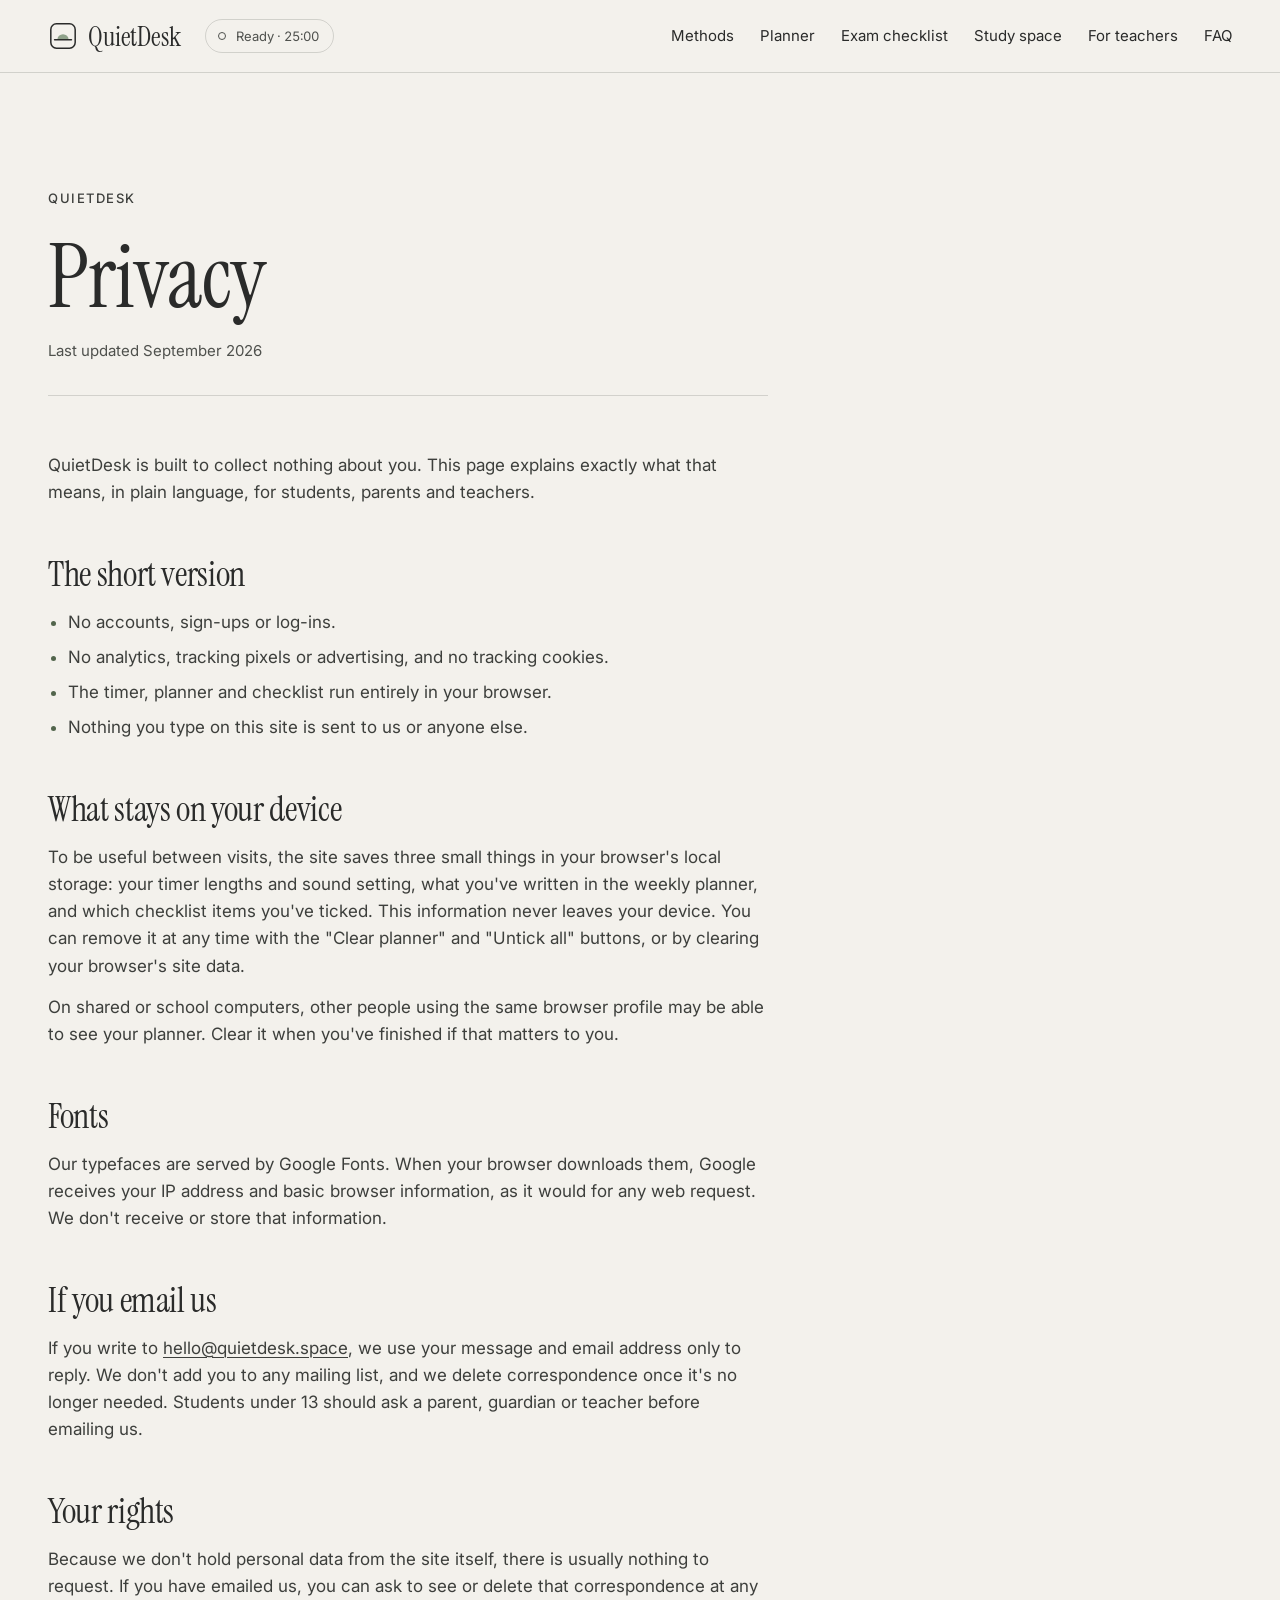
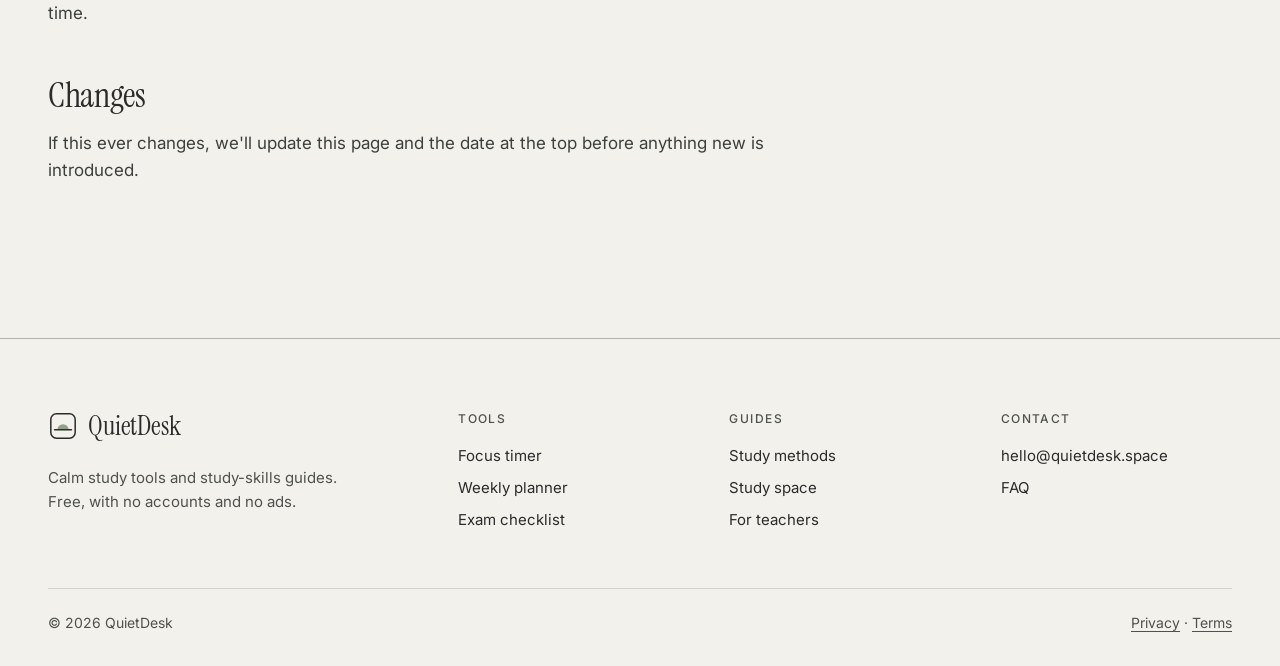
<file: privacy.html>
<!DOCTYPE html>
<html lang="en">
<head>
  <meta charset="utf-8">
  <meta name="viewport" content="width=device-width, initial-scale=1">
  <title>Privacy — QuietDesk</title>
  <meta name="description" content="QuietDesk collects nothing: no accounts, no tracking, no ads. The timer, planner and checklist run in your browser.">
  <meta name="theme-color" content="#F3F1EC">
  <link rel="canonical" href="https://quietdesk.space/privacy.html">
  <link rel="icon" href="favicon.svg" type="image/svg+xml">
  <meta property="og:type" content="website">
  <meta property="og:site_name" content="QuietDesk">
  <meta property="og:title" content="Privacy — QuietDesk">
  <meta property="og:description" content="QuietDesk collects nothing: no accounts, no tracking, no ads. The timer, planner and checklist run in your browser.">
  <meta property="og:url" content="https://quietdesk.space/privacy.html">
  <meta property="og:image" content="https://quietdesk.space/favicon.svg">
  <link rel="preconnect" href="https://fonts.googleapis.com">
  <link rel="preconnect" href="https://fonts.gstatic.com" crossorigin>
  <link href="https://fonts.googleapis.com/css2?family=Instrument+Serif:ital@0;1&family=Inter:wght@400;500;600&display=swap" rel="stylesheet">
  <link rel="stylesheet" href="style.css">
</head>
<body>
  <a class="skip" href="#main">Skip to content</a>

  <header class="site-header">
    <div class="wrap header-inner">
      <a class="brand" href="index.html" aria-label="QuietDesk home">
        <svg class="brand-mark" viewBox="0 0 64 64" aria-hidden="true">
          <rect x="6" y="6" width="52" height="52" rx="12" fill="none" stroke="currentColor" stroke-width="3.2"/>
          <path d="M20 40a12 12 0 0 1 24 0z" fill="#8FA28A"/>
          <line x1="14" y1="40" x2="50" y2="40" stroke="currentColor" stroke-width="3.2" stroke-linecap="round"/>
        </svg>
        <span class="brand-name">QuietDesk</span>
      </a>

      <a class="status" href="index.html#timer" data-timer-pill>
        <span class="status-dot" aria-hidden="true"></span>
        <span class="status-label"><span class="visually-hidden">Focus timer: </span><span data-pill-text>Ready · 25:00</span></span>
      </a>

      <button class="nav-toggle" type="button" aria-expanded="false" aria-controls="site-nav">
        <span class="nav-toggle-lines" aria-hidden="true"></span>
        <span class="visually-hidden">Menu</span>
      </button>

      <nav class="site-nav" id="site-nav" aria-label="Main">
        <ul>
          <li><a href="index.html#methods">Methods</a></li>
          <li><a href="index.html#planner">Planner</a></li>
          <li><a href="index.html#checklist">Exam checklist</a></li>
          <li><a href="index.html#space">Study space</a></li>
          <li><a href="index.html#teachers">For teachers</a></li>
          <li><a href="index.html#faq">FAQ</a></li>
        </ul>
      </nav>
    </div>
  </header>

  <main id="main" class="legal">
    <div class="wrap">
      <article class="legal-inner">
        <p class="eyebrow">QuietDesk</p>
        <h1>Privacy</h1>
        <p class="updated">Last updated September 2026</p>
        <p>QuietDesk is built to collect nothing about you. This page explains exactly what that means, in plain language, for students, parents and teachers.</p>

        <h2>The short version</h2>
        <ul>
          <li>No accounts, sign-ups or log-ins.</li>
          <li>No analytics, tracking pixels or advertising, and no tracking cookies.</li>
          <li>The timer, planner and checklist run entirely in your browser.</li>
          <li>Nothing you type on this site is sent to us or anyone else.</li>
        </ul>

        <h2>What stays on your device</h2>
        <p>To be useful between visits, the site saves three small things in your browser's local storage: your timer lengths and sound setting, what you've written in the weekly planner, and which checklist items you've ticked. This information never leaves your device. You can remove it at any time with the "Clear planner" and "Untick all" buttons, or by clearing your browser's site data.</p>
        <p>On shared or school computers, other people using the same browser profile may be able to see your planner. Clear it when you've finished if that matters to you.</p>

        <h2>Fonts</h2>
        <p>Our typefaces are served by Google Fonts. When your browser downloads them, Google receives your IP address and basic browser information, as it would for any web request. We don't receive or store that information.</p>

        <h2>If you email us</h2>
        <p>If you write to <a href="mailto:hello@quietdesk.space">hello@quietdesk.space</a>, we use your message and email address only to reply. We don't add you to any mailing list, and we delete correspondence once it's no longer needed. Students under 13 should ask a parent, guardian or teacher before emailing us.</p>

        <h2>Your rights</h2>
        <p>Because we don't hold personal data from the site itself, there is usually nothing to request. If you have emailed us, you can ask to see or delete that correspondence at any time.</p>

        <h2>Changes</h2>
        <p>If this ever changes, we'll update this page and the date at the top before anything new is introduced.</p>
      </article>
    </div>
  </main>

  <footer class="site-footer">
    <div class="wrap footer-grid">
      <div class="footer-brand">
        <a class="brand" href="index.html" aria-label="QuietDesk home">
          <svg class="brand-mark" viewBox="0 0 64 64" aria-hidden="true">
            <rect x="6" y="6" width="52" height="52" rx="12" fill="none" stroke="currentColor" stroke-width="3.2"/>
            <path d="M20 40a12 12 0 0 1 24 0z" fill="#8FA28A"/>
            <line x1="14" y1="40" x2="50" y2="40" stroke="currentColor" stroke-width="3.2" stroke-linecap="round"/>
          </svg>
          <span class="brand-name">QuietDesk</span>
        </a>
        <p>Calm study tools and study-skills guides.<br>Free, with no accounts and no ads.</p>
      </div>
      <nav class="footer-col" aria-label="Tools">
        <h2>Tools</h2>
        <ul>
          <li><a href="index.html#timer">Focus timer</a></li>
          <li><a href="index.html#planner">Weekly planner</a></li>
          <li><a href="index.html#checklist">Exam checklist</a></li>
        </ul>
      </nav>
      <nav class="footer-col" aria-label="Guides">
        <h2>Guides</h2>
        <ul>
          <li><a href="index.html#methods">Study methods</a></li>
          <li><a href="index.html#space">Study space</a></li>
          <li><a href="index.html#teachers">For teachers</a></li>
        </ul>
      </nav>
      <div class="footer-col">
        <h2>Contact</h2>
        <ul>
          <li><a href="mailto:hello@quietdesk.space">hello@quietdesk.space</a></li>
          <li><a href="index.html#faq">FAQ</a></li>
        </ul>
      </div>
    </div>
    <div class="wrap footer-base">
      <p>© 2026 QuietDesk</p>
      <p><a href="privacy.html">Privacy</a> <span aria-hidden="true">·</span> <a href="terms.html">Terms</a></p>
    </div>
  </footer>

  <script src="script.js" defer></script>
</body>
</html>
</file>
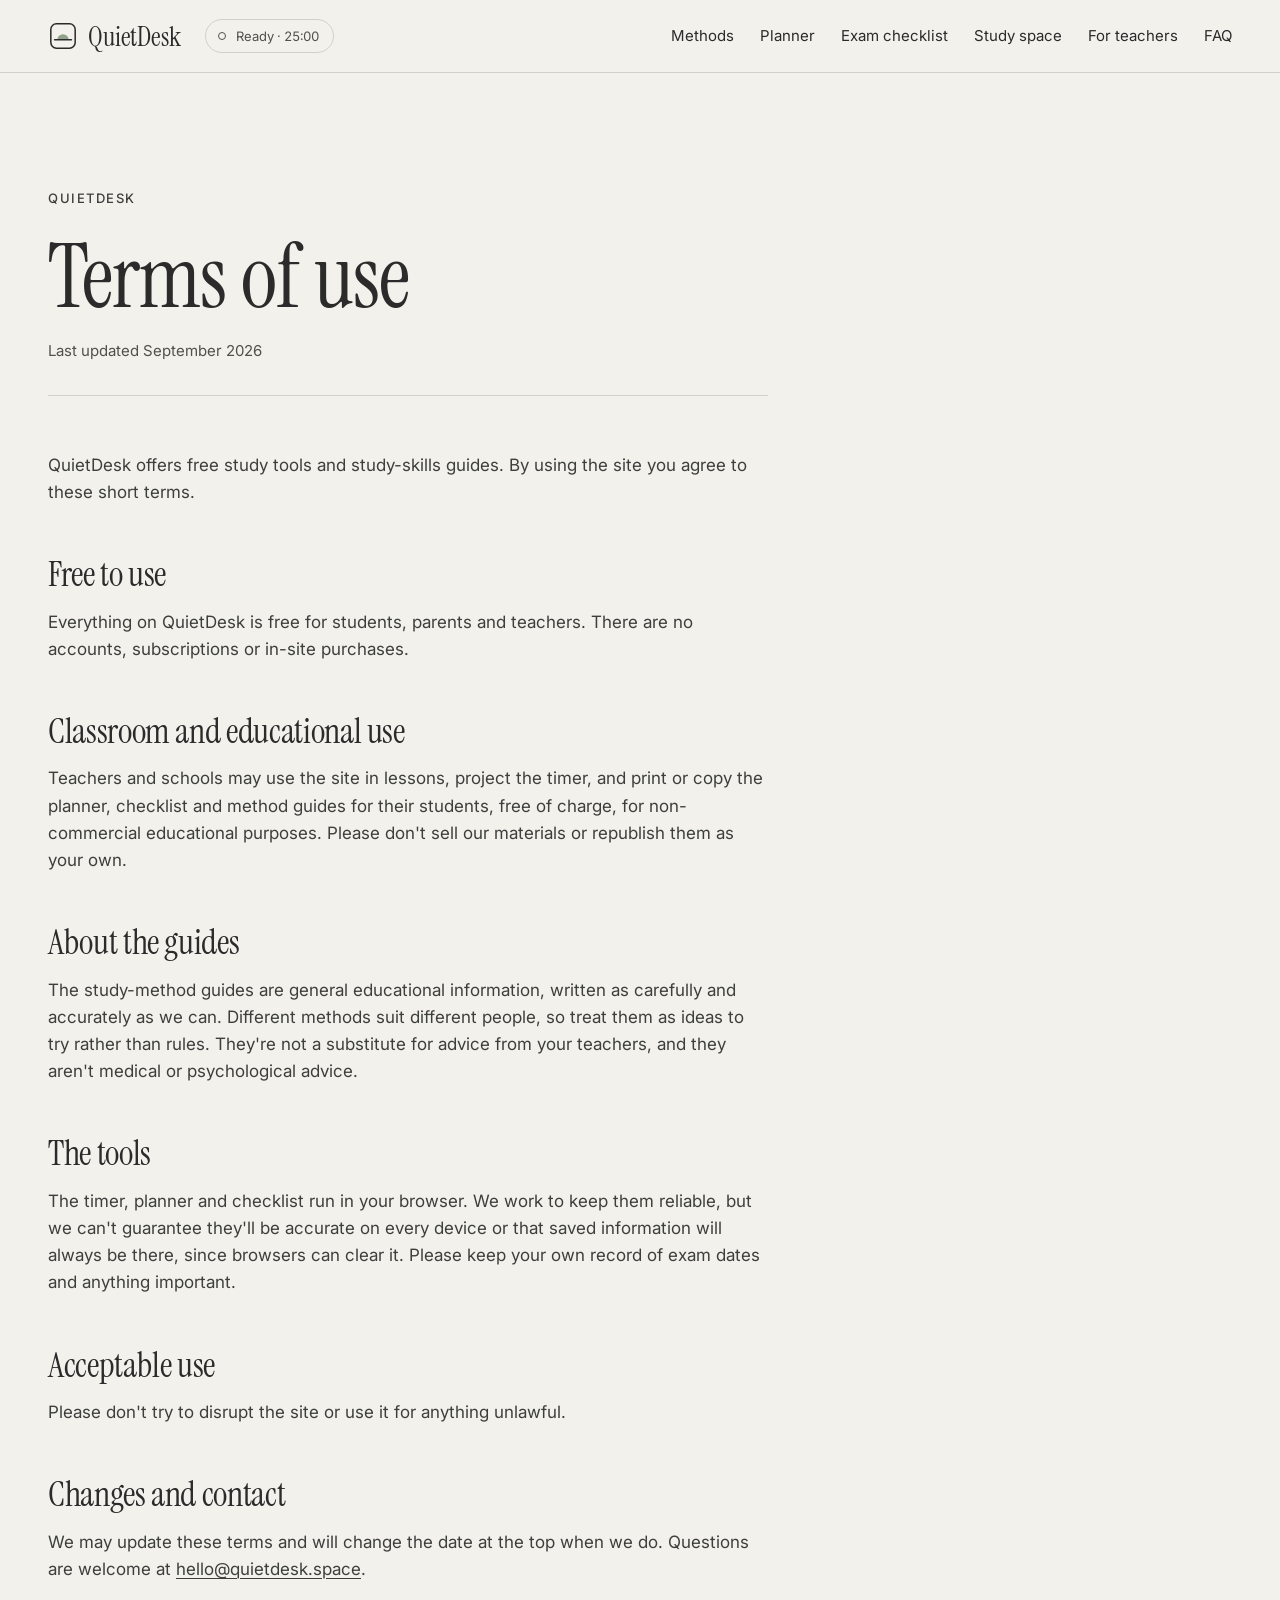
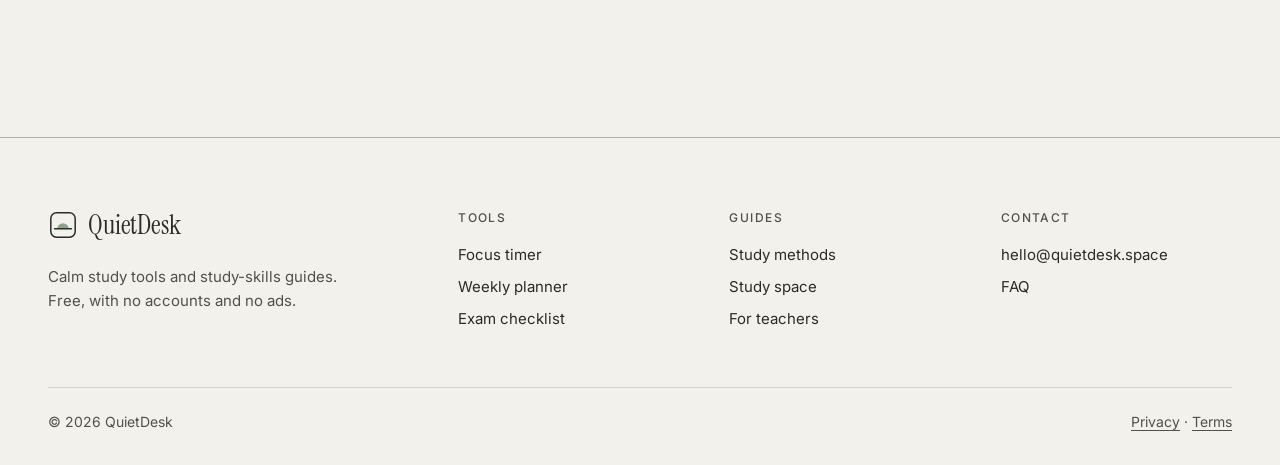
<file: terms.html>
<!DOCTYPE html>
<html lang="en">
<head>
  <meta charset="utf-8">
  <meta name="viewport" content="width=device-width, initial-scale=1">
  <title>Terms — QuietDesk</title>
  <meta name="description" content="Terms for using QuietDesk, a free set of study tools and guides, including classroom use.">
  <meta name="theme-color" content="#F3F1EC">
  <link rel="canonical" href="https://quietdesk.space/terms.html">
  <link rel="icon" href="favicon.svg" type="image/svg+xml">
  <meta property="og:type" content="website">
  <meta property="og:site_name" content="QuietDesk">
  <meta property="og:title" content="Terms — QuietDesk">
  <meta property="og:description" content="Terms for using QuietDesk, a free set of study tools and guides, including classroom use.">
  <meta property="og:url" content="https://quietdesk.space/terms.html">
  <meta property="og:image" content="https://quietdesk.space/favicon.svg">
  <link rel="preconnect" href="https://fonts.googleapis.com">
  <link rel="preconnect" href="https://fonts.gstatic.com" crossorigin>
  <link href="https://fonts.googleapis.com/css2?family=Instrument+Serif:ital@0;1&family=Inter:wght@400;500;600&display=swap" rel="stylesheet">
  <link rel="stylesheet" href="style.css">
</head>
<body>
  <a class="skip" href="#main">Skip to content</a>

  <header class="site-header">
    <div class="wrap header-inner">
      <a class="brand" href="index.html" aria-label="QuietDesk home">
        <svg class="brand-mark" viewBox="0 0 64 64" aria-hidden="true">
          <rect x="6" y="6" width="52" height="52" rx="12" fill="none" stroke="currentColor" stroke-width="3.2"/>
          <path d="M20 40a12 12 0 0 1 24 0z" fill="#8FA28A"/>
          <line x1="14" y1="40" x2="50" y2="40" stroke="currentColor" stroke-width="3.2" stroke-linecap="round"/>
        </svg>
        <span class="brand-name">QuietDesk</span>
      </a>

      <a class="status" href="index.html#timer" data-timer-pill>
        <span class="status-dot" aria-hidden="true"></span>
        <span class="status-label"><span class="visually-hidden">Focus timer: </span><span data-pill-text>Ready · 25:00</span></span>
      </a>

      <button class="nav-toggle" type="button" aria-expanded="false" aria-controls="site-nav">
        <span class="nav-toggle-lines" aria-hidden="true"></span>
        <span class="visually-hidden">Menu</span>
      </button>

      <nav class="site-nav" id="site-nav" aria-label="Main">
        <ul>
          <li><a href="index.html#methods">Methods</a></li>
          <li><a href="index.html#planner">Planner</a></li>
          <li><a href="index.html#checklist">Exam checklist</a></li>
          <li><a href="index.html#space">Study space</a></li>
          <li><a href="index.html#teachers">For teachers</a></li>
          <li><a href="index.html#faq">FAQ</a></li>
        </ul>
      </nav>
    </div>
  </header>

  <main id="main" class="legal">
    <div class="wrap">
      <article class="legal-inner">
        <p class="eyebrow">QuietDesk</p>
        <h1>Terms of use</h1>
        <p class="updated">Last updated September 2026</p>
        <p>QuietDesk offers free study tools and study-skills guides. By using the site you agree to these short terms.</p>

        <h2>Free to use</h2>
        <p>Everything on QuietDesk is free for students, parents and teachers. There are no accounts, subscriptions or in-site purchases.</p>

        <h2>Classroom and educational use</h2>
        <p>Teachers and schools may use the site in lessons, project the timer, and print or copy the planner, checklist and method guides for their students, free of charge, for non-commercial educational purposes. Please don't sell our materials or republish them as your own.</p>

        <h2>About the guides</h2>
        <p>The study-method guides are general educational information, written as carefully and accurately as we can. Different methods suit different people, so treat them as ideas to try rather than rules. They're not a substitute for advice from your teachers, and they aren't medical or psychological advice.</p>

        <h2>The tools</h2>
        <p>The timer, planner and checklist run in your browser. We work to keep them reliable, but we can't guarantee they'll be accurate on every device or that saved information will always be there, since browsers can clear it. Please keep your own record of exam dates and anything important.</p>

        <h2>Acceptable use</h2>
        <p>Please don't try to disrupt the site or use it for anything unlawful.</p>

        <h2>Changes and contact</h2>
        <p>We may update these terms and will change the date at the top when we do. Questions are welcome at <a href="mailto:hello@quietdesk.space">hello@quietdesk.space</a>.</p>
      </article>
    </div>
  </main>

  <footer class="site-footer">
    <div class="wrap footer-grid">
      <div class="footer-brand">
        <a class="brand" href="index.html" aria-label="QuietDesk home">
          <svg class="brand-mark" viewBox="0 0 64 64" aria-hidden="true">
            <rect x="6" y="6" width="52" height="52" rx="12" fill="none" stroke="currentColor" stroke-width="3.2"/>
            <path d="M20 40a12 12 0 0 1 24 0z" fill="#8FA28A"/>
            <line x1="14" y1="40" x2="50" y2="40" stroke="currentColor" stroke-width="3.2" stroke-linecap="round"/>
          </svg>
          <span class="brand-name">QuietDesk</span>
        </a>
        <p>Calm study tools and study-skills guides.<br>Free, with no accounts and no ads.</p>
      </div>
      <nav class="footer-col" aria-label="Tools">
        <h2>Tools</h2>
        <ul>
          <li><a href="index.html#timer">Focus timer</a></li>
          <li><a href="index.html#planner">Weekly planner</a></li>
          <li><a href="index.html#checklist">Exam checklist</a></li>
        </ul>
      </nav>
      <nav class="footer-col" aria-label="Guides">
        <h2>Guides</h2>
        <ul>
          <li><a href="index.html#methods">Study methods</a></li>
          <li><a href="index.html#space">Study space</a></li>
          <li><a href="index.html#teachers">For teachers</a></li>
        </ul>
      </nav>
      <div class="footer-col">
        <h2>Contact</h2>
        <ul>
          <li><a href="mailto:hello@quietdesk.space">hello@quietdesk.space</a></li>
          <li><a href="index.html#faq">FAQ</a></li>
        </ul>
      </div>
    </div>
    <div class="wrap footer-base">
      <p>© 2026 QuietDesk</p>
      <p><a href="privacy.html">Privacy</a> <span aria-hidden="true">·</span> <a href="terms.html">Terms</a></p>
    </div>
  </footer>

  <script src="script.js" defer></script>
</body>
</html>
</file>
<file: style.css>
:root {
  --stone: #F3F1EC;
  --stone-deep: #ECE8E0;
  --paper: #FAF8F4;
  --graphite: #2A2B2A;
  --ink-soft: #4F514D;
  --sage: #8FA28A;
  --sage-deep: #52654C;
  --oak: #D9C7A7;
  --line: rgba(42, 43, 42, 0.16);
  --line-strong: rgba(42, 43, 42, 0.32);
  --on-dark: rgba(243, 241, 236, 0.82);
  --line-dark: rgba(243, 241, 236, 0.22);

  --serif: "Instrument Serif", "Iowan Old Style", Georgia, serif;
  --sans: "Inter", system-ui, -apple-system, "Segoe UI", sans-serif;

  --wrap: 1200px;
  --gutter: clamp(20px, 5vw, 48px);
  --section: clamp(88px, 12vw, 160px);
}

*,
*::before,
*::after { box-sizing: border-box; }

html {
  -webkit-text-size-adjust: 100%;
  scroll-behavior: smooth;
  scroll-padding-top: 88px;
}

body {
  margin: 0;
  background: var(--stone);
  color: var(--graphite);
  font-family: var(--sans);
  font-size: 17px;
  line-height: 1.6;
  -webkit-font-smoothing: antialiased;
}

img, svg { display: block; max-width: 100%; }

a { color: inherit; text-decoration-thickness: 1px; text-underline-offset: 3px; }
a:hover { color: var(--sage-deep); }

:focus-visible {
  outline: 2px solid var(--sage-deep);
  outline-offset: 3px;
}

h1, h2, h3, h4 { margin: 0; font-weight: 400; }

h1, h2 {
  font-family: var(--serif);
  letter-spacing: -0.01em;
  line-height: 1.02;
}

h1 em, h2 em, .band-lead em, .closing em {
  font-style: italic;
  color: var(--sage-deep);
}

p { margin: 0; }

button { font: inherit; color: inherit; }

.wrap {
  width: 100%;
  max-width: calc(var(--wrap) + var(--gutter) * 2);
  margin: 0 auto;
  padding: 0 var(--gutter);
}

.visually-hidden {
  position: absolute !important;
  width: 1px; height: 1px;
  padding: 0; margin: -1px;
  overflow: hidden; clip: rect(0 0 0 0);
  white-space: nowrap; border: 0;
}

.skip {
  position: absolute;
  left: 16px; top: -48px;
  background: var(--graphite);
  color: var(--stone);
  padding: 8px 14px;
  z-index: 100;
  text-decoration: none;
}
.skip:focus, .skip:hover { top: 12px; color: var(--stone); }

.eyebrow {
  font-size: 13px;
  font-weight: 500;
  letter-spacing: 0.12em;
  text-transform: uppercase;
  color: var(--sage-deep);
  margin-bottom: 24px;
}

.btn {
  display: inline-flex;
  align-items: center;
  justify-content: center;
  min-height: 48px;
  padding: 0 24px;
  border: 1px solid var(--graphite);
  border-radius: 999px;
  font: 500 15px/1 var(--sans);
  text-decoration: none;
  cursor: pointer;
  transition: background-color .25s ease, color .25s ease, border-color .25s ease;
}
.btn-solid { background: var(--graphite); color: var(--stone); }
.btn-solid:hover { background: var(--sage-deep); border-color: var(--sage-deep); color: var(--stone); }
.btn-line { background: transparent; color: var(--graphite); }
.btn-line:hover { background: var(--graphite); color: var(--stone); }
.btn-small { min-height: 40px; padding: 0 18px; font-size: 14px; }

.link-btn {
  background: none;
  border: 0;
  padding: 4px 0;
  cursor: pointer;
  font-size: 14px;
  text-decoration: underline;
  text-decoration-thickness: 1px;
  text-underline-offset: 3px;
  color: var(--graphite);
}
.link-btn:hover { color: var(--sage-deep); }

.site-header {
  position: sticky;
  top: 0;
  z-index: 50;
  background: rgba(243, 241, 236, 0.94);
  backdrop-filter: blur(8px);
  -webkit-backdrop-filter: blur(8px);
  border-bottom: 1px solid var(--line);
}

.header-inner {
  display: flex;
  align-items: center;
  gap: 24px;
  height: 72px;
}

.brand {
  display: inline-flex;
  align-items: center;
  gap: 10px;
  text-decoration: none;
  color: var(--graphite);
}
.brand:hover { color: var(--graphite); }
.brand-mark { width: 30px; height: 30px; flex: none; }
.brand-name { font-family: var(--serif); font-size: 27px; line-height: 1; letter-spacing: -0.005em; }
.status {
  display: inline-flex;
  align-items: center;
  gap: 10px;
  min-height: 34px;
  padding: 6px 14px 6px 12px;
  border: 1px solid var(--line);
  border-radius: 999px;
  font-size: 13px;
  color: var(--ink-soft);
  white-space: nowrap;
  text-decoration: none;
  font-variant-numeric: tabular-nums;
  transition: border-color .25s ease, color .25s ease;
}
.status:hover { border-color: var(--line-strong); color: var(--graphite); }

.status-dot {
  position: relative;
  width: 8px;
  height: 8px;
  border-radius: 50%;
  border: 1px solid var(--ink-soft);
  background: transparent;
  flex: none;
}
.status.is-paused .status-dot { background: var(--oak); border-color: #8a7a5c; }
.status.is-running { color: var(--graphite); border-color: var(--line-strong); }
.status.is-running .status-dot {
  background: var(--sage);
  border-color: var(--sage-deep);
  animation: glow 5s ease-in-out infinite;
}
.status.is-running .status-dot::after {
  content: "";
  position: absolute;
  inset: -6px;
  border-radius: 50%;
  border: 1px solid var(--sage);
  opacity: 0;
  animation: breathe 5s ease-in-out infinite;
}

@keyframes breathe {
  0%   { transform: scale(0.6); opacity: 0; }
  40%  { transform: scale(1.15); opacity: 0.7; }
  100% { transform: scale(1.5); opacity: 0; }
}
@keyframes glow {
  0%, 100% { opacity: 0.6; }
  45% { opacity: 1; }
}

.site-nav { margin-left: auto; }
.site-nav ul {
  list-style: none;
  display: flex;
  align-items: center;
  gap: 26px;
  margin: 0;
  padding: 0;
}
.site-nav a {
  font-size: 15px;
  text-decoration: none;
  color: var(--graphite);
}
.site-nav a:hover { color: var(--sage-deep); }

.nav-toggle {
  display: none;
  width: 44px;
  height: 44px;
  border: 1px solid var(--line-strong);
  border-radius: 50%;
  background: transparent;
  cursor: pointer;
  padding: 0;
  position: relative;
  flex: none;
}
.nav-toggle-lines,
.nav-toggle-lines::before {
  position: absolute;
  left: 50%;
  width: 16px;
  height: 1px;
  background: var(--graphite);
  transform: translateX(-50%);
  transition: transform .3s ease, top .3s ease;
}
.nav-toggle-lines { top: 19px; }
.nav-toggle-lines::before { content: ""; top: 6px; }
.nav-toggle[aria-expanded="true"] .nav-toggle-lines { top: 22px; transform: translateX(-50%) rotate(45deg); }
.nav-toggle[aria-expanded="true"] .nav-toggle-lines::before { top: 0; transform: translateX(-50%) rotate(-90deg); }

.hero { padding: clamp(56px, 9vw, 120px) 0 clamp(72px, 10vw, 136px); }

.hero-grid {
  display: grid;
  grid-template-columns: minmax(0, 1.05fr) minmax(0, 1fr);
  gap: clamp(40px, 6vw, 96px);
  align-items: center;
}

.hero h1 {
  font-size: clamp(3.4rem, 8.4vw, 7.25rem);
  margin-bottom: 32px;
}

.lede {
  font-size: clamp(17px, 1.5vw, 19px);
  color: var(--ink-soft);
  max-width: 34em;
}

.hero-actions {
  display: flex;
  flex-wrap: wrap;
  gap: 12px;
  margin-top: 40px;
}

.hero-facts {
  display: grid;
  grid-template-columns: repeat(3, minmax(0, 1fr));
  margin: 56px 0 0;
  border-top: 1px solid var(--line);
  max-width: 520px;
}
.hero-facts div { padding: 18px 16px 0 0; }
.hero-facts div + div { padding-left: 16px; border-left: 1px solid var(--line); }
.hero-facts dt {
  font-size: 12px;
  letter-spacing: 0.1em;
  text-transform: uppercase;
  color: var(--ink-soft);
  margin-bottom: 4px;
}
.hero-facts dd {
  margin: 0;
  font-family: var(--serif);
  font-size: 24px;
  line-height: 1.2;
}

.hero-art { margin: 0; }
.hero-art svg { width: 100%; height: auto; }

.steam { animation: steam 6s ease-in-out infinite; }
.steam.s2 { animation-delay: 1.4s; }
@keyframes steam {
  0%, 100% { opacity: 0; transform: translateY(4px); }
  40% { opacity: .45; }
  80% { opacity: 0; transform: translateY(-6px); }
}

.band {
  border-top: 1px solid var(--line);
  border-bottom: 1px solid var(--line);
  padding: clamp(56px, 8vw, 96px) 0;
}
.band-grid {
  display: grid;
  grid-template-columns: minmax(0, 1.3fr) minmax(0, 1fr);
  gap: clamp(32px, 6vw, 96px);
  align-items: end;
}
.band-lead {
  font-family: var(--serif);
  font-size: clamp(1.9rem, 3.6vw, 3rem);
  line-height: 1.12;
}
.band-body { color: var(--ink-soft); }

.section { padding: var(--section) 0; }
.section-alt {
  background: var(--stone-deep);
  border-top: 1px solid var(--line);
  border-bottom: 1px solid var(--line);
}

.section-head { max-width: 720px; margin-bottom: clamp(48px, 7vw, 88px); }
.section-head h2 { font-size: clamp(2.6rem, 5.6vw, 4.75rem); }
.section-intro { margin-top: 24px; color: var(--ink-soft); max-width: 36em; }

.timer-grid {
  display: grid;
  grid-template-columns: minmax(0, 1fr) minmax(0, 1fr);
  gap: clamp(40px, 7vw, 112px);
  align-items: start;
}
.timer-copy h2 { font-size: clamp(2.6rem, 5.6vw, 4.75rem); }

.presets {
  display: flex;
  flex-wrap: wrap;
  gap: 10px;
  margin-top: 36px;
}
.chip {
  min-height: 40px;
  padding: 0 18px;
  border: 1px solid var(--line-strong);
  border-radius: 999px;
  background: transparent;
  font-size: 15px;
  font-variant-numeric: tabular-nums;
  cursor: pointer;
  transition: background-color .2s ease, color .2s ease, border-color .2s ease;
}
.chip:hover { border-color: var(--graphite); }
.chip[aria-pressed="true"] { background: var(--graphite); color: var(--stone); border-color: var(--graphite); }

.timer-settings {
  margin: 36px 0 0;
  padding: 28px 0 0;
  border: 0;
  border-top: 1px solid var(--line-strong);
  min-width: 0;
}
.timer-settings legend {
  float: left;
  width: 100%;
  padding: 0;
  margin-bottom: 18px;
  font-size: 13px;
  font-weight: 500;
  letter-spacing: 0.1em;
  text-transform: uppercase;
  color: var(--ink-soft);
}
.settings-row {
  clear: both;
  display: grid;
  grid-template-columns: repeat(3, minmax(0, 1fr));
  gap: 20px;
  margin-bottom: 24px;
}
.num-field { display: grid; gap: 6px; font-size: 14px; color: var(--ink-soft); }
.num-field input {
  width: 100%;
  min-height: 48px;
  padding: 6px 0;
  border: 0;
  border-bottom: 1px solid var(--line-strong);
  border-radius: 0;
  background: transparent;
  font-family: var(--serif);
  font-size: 32px;
  color: var(--graphite);
  font-variant-numeric: tabular-nums;
  -moz-appearance: textfield;
}
.num-field input::-webkit-outer-spin-button,
.num-field input::-webkit-inner-spin-button { -webkit-appearance: none; margin: 0; }
.num-field input:focus { outline: none; border-bottom-color: var(--sage-deep); box-shadow: 0 1px 0 0 var(--sage-deep); }

.check {
  display: flex;
  align-items: flex-start;
  gap: 12px;
  padding: 8px 0;
  font-size: 15px;
  cursor: pointer;
}
.check input {
  width: 18px; height: 18px;
  margin: 3px 0 0;
  accent-color: var(--sage-deep);
  flex: none;
}

.timer-card {
  background: var(--stone);
  border: 1px solid var(--line-strong);
  padding: clamp(24px, 4vw, 48px);
  display: flex;
  flex-direction: column;
  align-items: center;
  gap: 32px;
}

.phase-tabs {
  display: inline-flex;
  flex-wrap: wrap;
  justify-content: center;
  border: 1px solid var(--line-strong);
  border-radius: 999px;
  padding: 4px;
  gap: 2px;
}
.phase-tab {
  min-height: 38px;
  padding: 0 16px;
  border: 0;
  border-radius: 999px;
  background: transparent;
  font-size: 14px;
  cursor: pointer;
  transition: background-color .2s ease, color .2s ease;
}
.phase-tab:hover { background: var(--stone-deep); }
.phase-tab[aria-pressed="true"] { background: var(--graphite); color: var(--stone); }

.dial {
  position: relative;
  width: min(100%, 340px);
  aspect-ratio: 1 / 1;
}
.dial-ring { position: absolute; inset: 0; width: 100%; height: 100%; }
.dial-progress {
  stroke-dasharray: 628.32;
  stroke-dashoffset: 0;
  transition: stroke-dashoffset .4s linear, stroke .3s ease;
}
.timer-card[data-phase="short"] .dial-progress,
.timer-card[data-phase="long"] .dial-progress { stroke: var(--oak); }

.dial-center {
  position: absolute;
  inset: 0;
  display: flex;
  flex-direction: column;
  align-items: center;
  justify-content: center;
  gap: 6px;
  text-align: center;
}
.dial-phase {
  font-size: 13px;
  font-weight: 500;
  letter-spacing: 0.12em;
  text-transform: uppercase;
  color: var(--ink-soft);
}
.dial-time {
  font-family: var(--serif);
  font-size: clamp(64px, 16vw, 96px);
  line-height: 1;
  font-variant-numeric: tabular-nums;
  letter-spacing: -0.01em;
}
.cycle-dots { display: inline-flex; gap: 8px; margin-top: 8px; }
.cycle-dots i {
  width: 8px; height: 8px;
  border-radius: 50%;
  border: 1px solid var(--graphite);
}
.cycle-dots i.is-done { background: var(--sage-deep); border-color: var(--sage-deep); }

.timer-controls {
  display: flex;
  flex-wrap: wrap;
  justify-content: center;
  gap: 10px;
}
.btn-start { min-width: 140px; }

.timer-foot {
  display: flex;
  flex-wrap: wrap;
  justify-content: space-between;
  align-items: center;
  gap: 8px 24px;
  width: 100%;
  padding-top: 20px;
  border-top: 1px solid var(--line);
  font-size: 14px;
  color: var(--ink-soft);
}

.timer-card:fullscreen {
  justify-content: center;
  border: 0;
  padding: 48px;
  background: var(--stone);
}
.timer-card:fullscreen .dial { width: min(70vh, 80vw); }
.timer-card:fullscreen .dial-time { font-size: clamp(96px, 16vh, 180px); }

.method-index {
  display: flex;
  flex-wrap: wrap;
  gap: 10px;
  margin-bottom: clamp(40px, 6vw, 72px);
}
.method-index a {
  display: inline-flex;
  align-items: center;
  gap: 8px;
  min-height: 40px;
  padding: 0 16px;
  border: 1px solid var(--line-strong);
  border-radius: 999px;
  font-size: 15px;
  text-decoration: none;
  transition: background-color .2s ease, color .2s ease;
}
.method-index a span { font-family: var(--serif); font-size: 17px; color: var(--sage-deep); }
.method-index a:hover { background: var(--graphite); color: var(--stone); }
.method-index a:hover span { color: var(--oak); }

.methods { border-top: 1px solid var(--line-strong); }
.method {
  display: grid;
  grid-template-columns: minmax(0, 0.8fr) minmax(0, 1.4fr);
  gap: clamp(24px, 6vw, 96px);
  padding: clamp(40px, 6vw, 72px) 0;
  border-bottom: 1px solid var(--line-strong);
  scroll-margin-top: 88px;
}
.method-num {
  display: block;
  font-family: var(--serif);
  font-size: 30px;
  line-height: 1;
  color: var(--sage-deep);
  margin-bottom: 18px;
}
.method-head h3 {
  font-family: var(--serif);
  font-size: clamp(32px, 3.4vw, 44px);
  line-height: 1.05;
  margin-bottom: 14px;
}
.method-for { font-size: 15px; color: var(--ink-soft); }
.method-body { max-width: 40em; }
.method-body > p:first-child { font-size: 18px; }
.method-body h4 {
  margin: 32px 0 14px;
  font-size: 13px;
  font-weight: 500;
  letter-spacing: 0.12em;
  text-transform: uppercase;
  color: var(--sage-deep);
}
.method-body ol {
  list-style: none;
  counter-reset: step;
  margin: 0;
  padding: 0;
  border-top: 1px solid var(--line);
}
.method-body ol li {
  counter-increment: step;
  position: relative;
  padding: 12px 0 12px 40px;
  border-bottom: 1px solid var(--line);
}
.method-body ol li::before {
  content: counter(step);
  position: absolute;
  left: 0;
  top: 12px;
  font-family: var(--serif);
  font-size: 22px;
  line-height: 1.1;
  color: var(--sage-deep);
}
.method-body strong { font-weight: 600; }
.method-note {
  margin-top: 28px;
  padding-left: 18px;
  border-left: 2px solid var(--sage);
  color: var(--ink-soft);
}

.spacing {
  position: relative;
  height: 44px;
  margin: 32px 24px 0 4px;
  border-top: 1px solid var(--line-strong);
}
.spacing span {
  position: absolute;
  top: -5px;
  left: calc(var(--x) * 100%);
  padding-top: 18px;
  font-size: 13px;
  color: var(--ink-soft);
  white-space: nowrap;
  transform: translateX(-4px);
}
.spacing span::before {
  content: "";
  position: absolute;
  top: 0; left: 0;
  width: 9px; height: 9px;
  border-radius: 50%;
  background: var(--sage);
  border: 1px solid var(--sage-deep);
}

.spacing-caption { margin-top: 0; font-size: 13px; color: var(--ink-soft); }
.spacing span:last-child { transform: translateX(-4px); }

.cornell {
  display: grid;
  grid-template-columns: minmax(0, 0.9fr) minmax(0, 1.1fr);
  gap: clamp(24px, 4vw, 48px);
  align-items: start;
  margin-top: 32px;
}
.cornell-figure { margin: 0; }
.cornell-figure svg { width: 100%; height: auto; }
.cornell-figure figcaption { margin-top: 12px; font-size: 14px; color: var(--ink-soft); }
.cornell-key { margin: 0; border-top: 1px solid var(--line); }
.cornell-key div { padding: 16px 0; border-bottom: 1px solid var(--line); }
.cornell-key dt { font-family: var(--serif); font-size: 24px; line-height: 1.2; margin-bottom: 6px; }
.cornell-key dd { margin: 0; color: var(--ink-soft); font-size: 16px; }

.planner-tools {
  display: flex;
  flex-wrap: wrap;
  gap: 10px;
  margin-bottom: 24px;
}
.planner-scroll {
  overflow-x: auto;
  border: 1px solid var(--line-strong);
  background: var(--stone);
  -webkit-overflow-scrolling: touch;
}
.planner {
  width: 100%;
  min-width: 860px;
  border-collapse: collapse;
  table-layout: fixed;
}
.planner th,
.planner td {
  border-right: 1px solid var(--line);
  border-bottom: 1px solid var(--line);
  vertical-align: top;
  text-align: left;
}
.planner tr > *:last-child { border-right: 0; }
.planner tbody tr:last-child > * { border-bottom: 0; }
.planner thead th {
  padding: 14px 12px;
  font-family: var(--serif);
  font-size: 24px;
  font-weight: 400;
  border-bottom: 1px solid var(--line-strong);
}
.planner thead th:first-child,
.planner tbody th { width: 128px; }
.planner tbody th {
  padding: 14px 12px;
  font-size: 12px;
  font-weight: 500;
  letter-spacing: 0.1em;
  text-transform: uppercase;
  color: var(--ink-soft);
}
.planner tbody th small {
  display: block;
  margin-top: 4px;
  font-size: 12px;
  letter-spacing: 0;
  text-transform: none;
  font-weight: 400;
}
.planner td:focus-within { background: var(--paper); }
.cell {
  min-height: 84px;
  padding: 12px;
  font-size: 14px;
  line-height: 1.45;
  outline: none;
  overflow-wrap: anywhere;
  cursor: text;
}
.cell:empty::before {
  content: attr(data-placeholder);
  color: var(--ink-soft);
  opacity: .55;
  font-style: italic;
}
.cell:focus { box-shadow: inset 0 0 0 2px var(--sage-deep); }
.planner-hint { margin-top: 14px; font-size: 14px; color: var(--ink-soft); }

.checklist-grid {
  display: grid;
  grid-template-columns: minmax(0, 0.85fr) minmax(0, 1.15fr);
  gap: clamp(40px, 7vw, 112px);
  align-items: start;
}
.checklist-head { position: sticky; top: 120px; margin-bottom: 0; }
.progress { margin: 36px 0 28px; }
.progress-text { font-family: var(--serif); font-size: 28px; line-height: 1.2; margin-bottom: 12px; }
.progress-bar { height: 2px; background: var(--line); }
.progress-bar span { display: block; height: 100%; width: 100%; transform: scaleX(0); transform-origin: left; background: var(--sage-deep); transition: transform .4s ease; }

.checklist fieldset {
  margin: 0 0 48px;
  padding: 0;
  border: 0;
  min-width: 0;
}
.checklist fieldset:last-child { margin-bottom: 0; }
.checklist legend {
  padding: 0;
  margin-bottom: 12px;
  font-family: var(--serif);
  font-size: 32px;
  line-height: 1.1;
}
.tick {
  display: flex;
  align-items: flex-start;
  gap: 16px;
  padding: 16px 0;
  border-top: 1px solid var(--line);
  cursor: pointer;
}
.tick:last-of-type { border-bottom: 1px solid var(--line); }
.tick input {
  appearance: none;
  -webkit-appearance: none;
  flex: none;
  width: 22px; height: 22px;
  margin: 1px 0 0;
  border: 1px solid var(--graphite);
  border-radius: 5px;
  background: transparent;
  display: grid;
  place-content: center;
  cursor: pointer;
  transition: background-color .2s ease, border-color .2s ease;
}
.tick input::after {
  content: "";
  width: 10px; height: 5px;
  border-left: 1.5px solid var(--stone);
  border-bottom: 1.5px solid var(--stone);
  transform: translateY(-1px) rotate(-45deg) scale(0);
  transition: transform .2s ease;
}
.tick input:checked { background: var(--sage-deep); border-color: var(--sage-deep); }
.tick input:checked::after { transform: translateY(-1px) rotate(-45deg) scale(1); }
.tick input:focus-visible { outline: 2px solid var(--sage-deep); outline-offset: 3px; }
.tick input:checked + span { color: var(--ink-soft); text-decoration: line-through; text-decoration-color: var(--sage); }

.tips {
  display: grid;
  grid-template-columns: repeat(3, minmax(0, 1fr));
  border-top: 1px solid var(--line-strong);
  border-left: 1px solid var(--line-strong);
}
.tip {
  padding: clamp(28px, 3.4vw, 44px);
  border-right: 1px solid var(--line-strong);
  border-bottom: 1px solid var(--line-strong);
  background: var(--stone);
}
.tip-icon { width: 52px; height: 52px; color: var(--graphite); margin-bottom: 28px; }
.tip h3 {
  font-family: var(--serif);
  font-size: clamp(26px, 2.4vw, 32px);
  line-height: 1.1;
  margin-bottom: 12px;
}
.tip p { color: var(--ink-soft); font-size: 16px; }

.section-dark {
  background: var(--graphite);
  color: var(--stone);
}
.section-dark .eyebrow { color: var(--sage); }
.section-dark h2 { font-size: clamp(2.6rem, 5.6vw, 4.75rem); margin-bottom: 28px; }
.section-dark h2 em { color: var(--oak); }
.section-dark a { color: var(--stone); }
.section-dark a:hover { color: var(--oak); }

.teachers-grid {
  display: grid;
  grid-template-columns: minmax(0, 0.9fr) minmax(0, 1.1fr);
  gap: clamp(40px, 7vw, 112px);
  align-items: start;
}
.teachers-lede { color: var(--on-dark); max-width: 30em; font-size: 18px; }
.teachers-list {
  list-style: none;
  margin: 0;
  padding: 0;
  display: grid;
  grid-template-columns: repeat(2, minmax(0, 1fr));
  column-gap: 40px;
}
.teachers-list li { padding: 28px 0; border-top: 1px solid var(--line-dark); }
.teachers-list h3 { font-family: var(--serif); font-size: 28px; line-height: 1.1; margin-bottom: 10px; }
.teachers-list p { color: var(--on-dark); font-size: 16px; }

.faq-grid {
  display: grid;
  grid-template-columns: minmax(0, 0.85fr) minmax(0, 1.15fr);
  gap: clamp(40px, 7vw, 112px);
  align-items: start;
}
.faq-grid .section-head { margin-bottom: 0; }
.faq { border-top: 1px solid var(--line-strong); }
.faq details { border-bottom: 1px solid var(--line-strong); }
.faq summary {
  list-style: none;
  cursor: pointer;
  display: flex;
  justify-content: space-between;
  align-items: center;
  gap: 24px;
  padding: 24px 0;
  font-family: var(--serif);
  font-size: clamp(22px, 2.2vw, 27px);
  line-height: 1.2;
}
.faq summary::-webkit-details-marker { display: none; }
.faq summary::after {
  content: "";
  flex: none;
  width: 28px; height: 28px;
  border: 1px solid var(--line-strong);
  border-radius: 50%;
  background:
    linear-gradient(var(--graphite), var(--graphite)) center / 10px 1px no-repeat,
    linear-gradient(var(--graphite), var(--graphite)) center / 1px 10px no-repeat;
}
.faq details[open] summary::after {
  background: linear-gradient(var(--graphite), var(--graphite)) center / 10px 1px no-repeat;
}
.faq summary:hover { color: var(--sage-deep); }
.faq details p {
  padding: 0 48px 28px 0;
  color: var(--ink-soft);
  max-width: 40em;
}

.contact-grid {
  display: grid;
  grid-template-columns: minmax(0, 1fr) minmax(0, 1fr);
  gap: clamp(32px, 6vw, 96px);
  align-items: end;
}
.contact h2 { font-size: clamp(2.6rem, 5.6vw, 4.75rem); }
.contact-body p { color: var(--ink-soft); max-width: 32em; }
.contact-mail {
  display: inline-block;
  margin-top: 24px;
  font-family: var(--serif);
  font-size: clamp(28px, 4vw, 44px);
  line-height: 1.1;
  overflow-wrap: anywhere;
}

.closing {
  padding: clamp(88px, 12vw, 160px) 0;
  text-align: center;
}
.closing p {
  font-family: var(--serif);
  font-size: clamp(2.2rem, 5vw, 4.25rem);
  line-height: 1.1;
  max-width: 18em;
  margin: 0 auto;
}

.site-footer {
  border-top: 1px solid var(--line-strong);
  padding: 72px 0 32px;
  font-size: 15px;
}
.footer-grid {
  display: grid;
  grid-template-columns: minmax(0, 1.6fr) repeat(3, minmax(0, 1fr));
  gap: 40px;
  padding-bottom: 56px;
}
.footer-brand p { margin-top: 18px; color: var(--ink-soft); }
.footer-col h2 {
  font-family: var(--sans);
  font-size: 12px;
  font-weight: 500;
  letter-spacing: 0.12em;
  text-transform: uppercase;
  color: var(--ink-soft);
  margin-bottom: 16px;
  line-height: 1.4;
}
.footer-col ul { list-style: none; margin: 0; padding: 0; display: grid; gap: 8px; }
.footer-col a { text-decoration: none; }
.footer-col a:hover { text-decoration: underline; }
.footer-base {
  display: flex;
  justify-content: space-between;
  flex-wrap: wrap;
  gap: 12px;
  padding-top: 24px;
  background: linear-gradient(var(--line), var(--line)) center top / calc(100% - 2 * var(--gutter)) 1px no-repeat;
  color: var(--ink-soft);
  font-size: 14px;
}
.footer-base a { color: var(--ink-soft); }
.footer-base a:hover { color: var(--graphite); }

.legal { padding: clamp(64px, 9vw, 120px) 0 var(--section); }
.legal-inner { max-width: 720px; }
.legal h1 { font-size: clamp(3rem, 7vw, 5.5rem); margin-bottom: 16px; }
.legal .updated { color: var(--ink-soft); font-size: 15px; margin-bottom: 56px; padding-bottom: 32px; border-bottom: 1px solid var(--line); }
.legal h2 {
  font-size: clamp(1.7rem, 3vw, 2.2rem);
  margin: 48px 0 14px;
  line-height: 1.15;
}
.legal p, .legal li { color: #3d3f3c; }
.legal p + p { margin-top: 14px; }
.legal ul { padding-left: 20px; margin: 14px 0 0; }
.legal li { margin-bottom: 8px; }
.legal li::marker { color: var(--sage-deep); }

@media (max-width: 1140px) {
  .site-nav ul { gap: 18px; }
  .site-nav a { font-size: 14px; }
}

@media (max-width: 1024px) {
  .header-inner { gap: 12px; }
  .status { margin-left: auto; }
  .nav-toggle { display: block; }

  .site-nav {
    position: absolute;
    top: 72px;
    left: 0;
    right: 0;
    background: var(--stone);
    border-bottom: 1px solid var(--line);
    display: none;
  }
  .site-nav.is-open { display: block; }
  .site-nav ul {
    flex-direction: column;
    align-items: stretch;
    gap: 0;
    max-width: calc(var(--wrap) + var(--gutter) * 2);
    margin: 0 auto;
    padding: 8px var(--gutter) 20px;
  }
  .site-nav li + li { border-top: 1px solid var(--line); }
  .site-nav a { display: block; padding: 16px 0; font-size: 17px; }
}

@media (max-width: 900px) {
  .hero-grid { grid-template-columns: 1fr; }
  .hero-art { max-width: 560px; }
  .band-grid,
  .timer-grid,
  .checklist-grid,
  .teachers-grid,
  .faq-grid,
  .contact-grid { grid-template-columns: 1fr; }
  .checklist-head { position: static; }
  .method { grid-template-columns: 1fr; }
  .tips { grid-template-columns: repeat(2, minmax(0, 1fr)); }

  .footer-grid { grid-template-columns: repeat(3, minmax(0, 1fr)); }
  .footer-brand { grid-column: 1 / -1; }
}

@media (max-width: 640px) {
  .cornell { grid-template-columns: 1fr; }
  .cornell-figure { max-width: 320px; }
  .tips { grid-template-columns: 1fr; }
  .teachers-list { grid-template-columns: 1fr; }
}

@media (max-width: 560px) {
  body { font-size: 16px; }
  .status { font-size: 12px; padding: 5px 12px 5px 10px; gap: 8px; }
  .brand-name { font-size: 24px; }
  .hero-facts dd { font-size: 20px; }
  .hero-facts div + div { padding-left: 12px; }
  .hero-actions .btn { flex: 1 1 auto; }
  .settings-row { gap: 14px; }
  .num-field input { font-size: 28px; }
  .phase-tab { padding: 0 12px; font-size: 13px; }
  .timer-controls .btn { padding: 0 18px; }
  .btn-start { min-width: 110px; }
  .timer-foot { justify-content: center; text-align: center; }
  .footer-grid { grid-template-columns: 1fr 1fr; }
  .faq details p { padding-right: 0; }
  .method-body > p:first-child { font-size: 17px; }
}

@media (max-width: 380px) {
  .brand-name { font-size: 22px; }
  .brand-mark { width: 26px; height: 26px; }
  .phase-tab { padding: 0 10px; }
}

@media (prefers-reduced-motion: reduce) {
  html { scroll-behavior: auto; }
  *, *::before, *::after {
    animation: none !important;
    transition: none !important;
  }
  .steam { opacity: .45; }
}

@media print {
  body { background: #fff; font-size: 12pt; }
  .site-header, .skip, .site-footer, .closing, .hero-art,
  .planner-tools, .presets, .timer-controls, .timer-foot, .method-index { display: none !important; }
  .section, .band, .hero { padding: 24px 0; background: #fff !important; border: 0; }
  .section-dark { color: var(--graphite); }
  .section-dark h2 em, .section-dark .eyebrow { color: var(--sage-deep); }
  .teachers-lede, .teachers-list p { color: var(--ink-soft); }
  .checklist-head { position: static; }
  .planner-scroll { overflow: visible; border-color: #999; }
  .planner { min-width: 0; }
  .cell { min-height: 72px; }
  .cell:empty::before { content: ""; }
  .method { break-inside: avoid; }

  html[data-print="planner"] main > :not(#planner),
  html[data-print="checklist"] main > :not(#checklist) { display: none !important; }
  html[data-print] .section-intro, html[data-print] .planner-hint { display: none; }
  html[data-print] .section-head { margin-bottom: 24px; }
}
</file>
